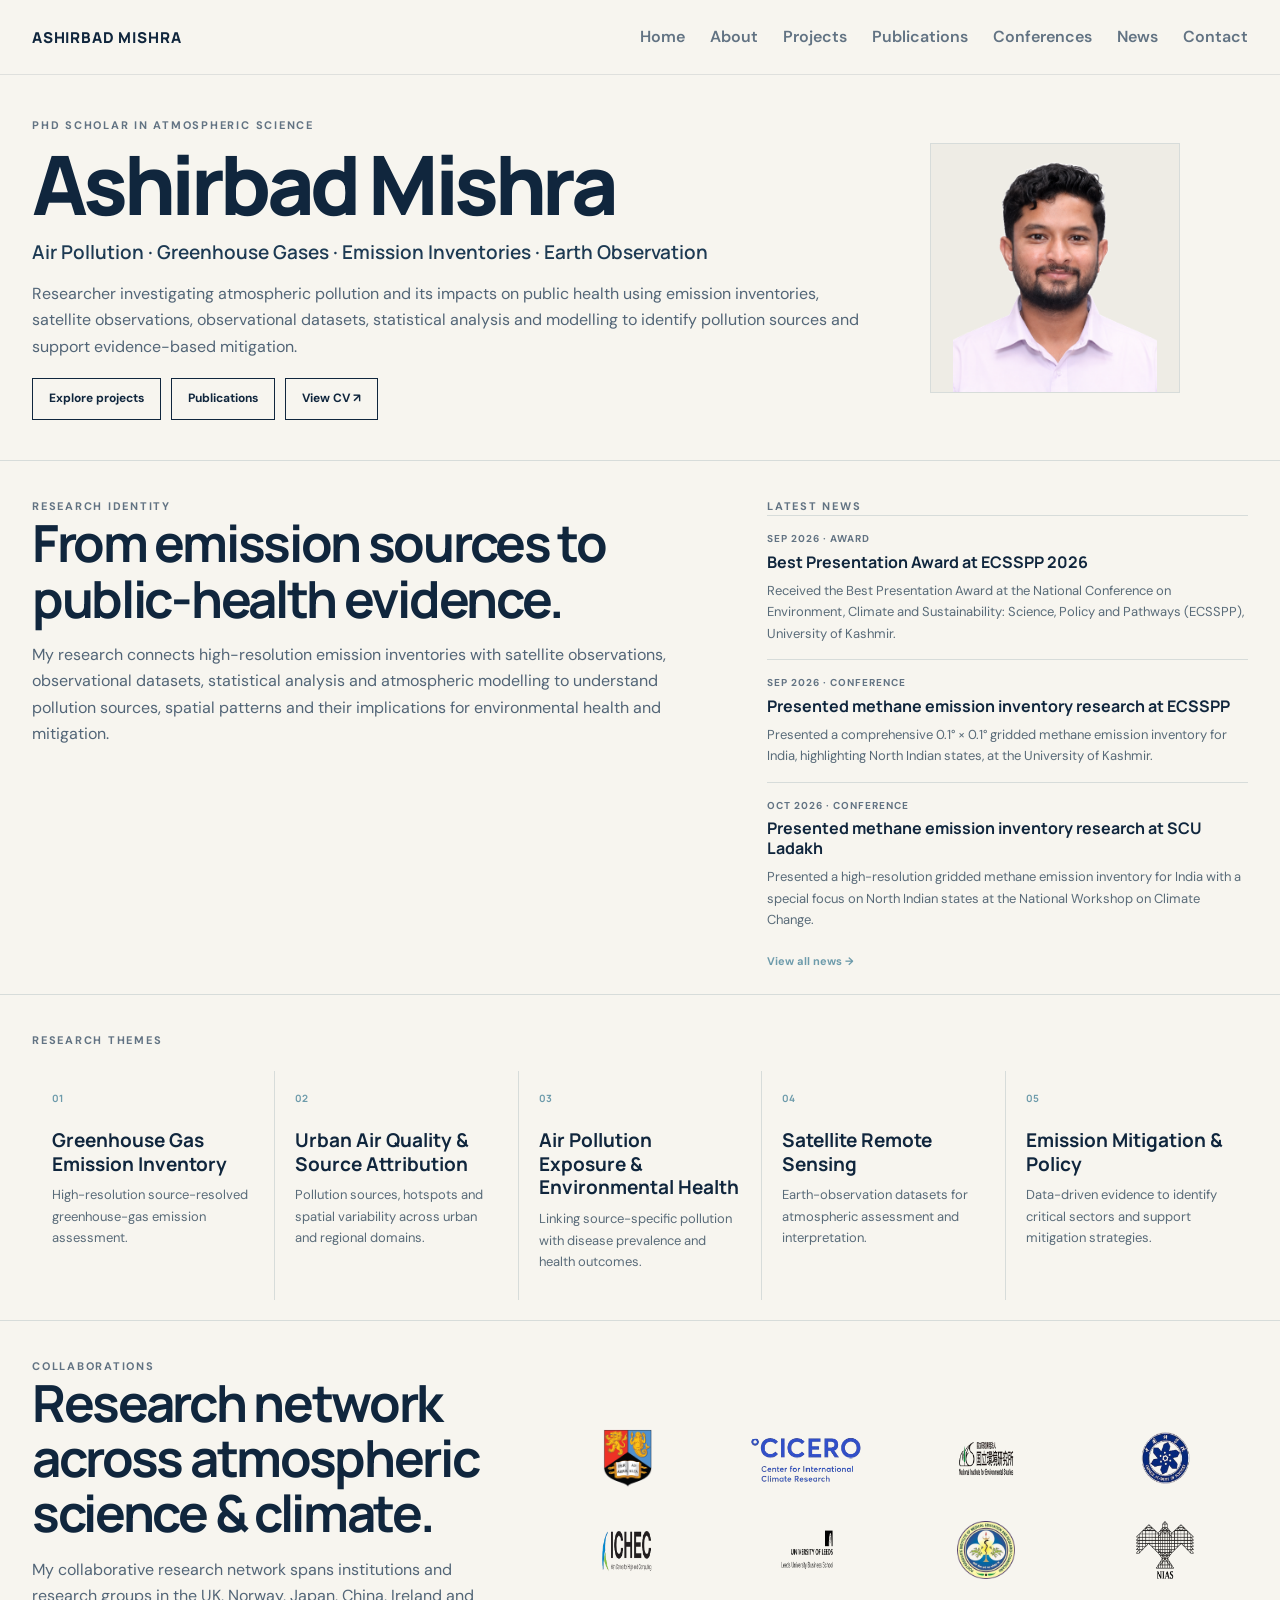
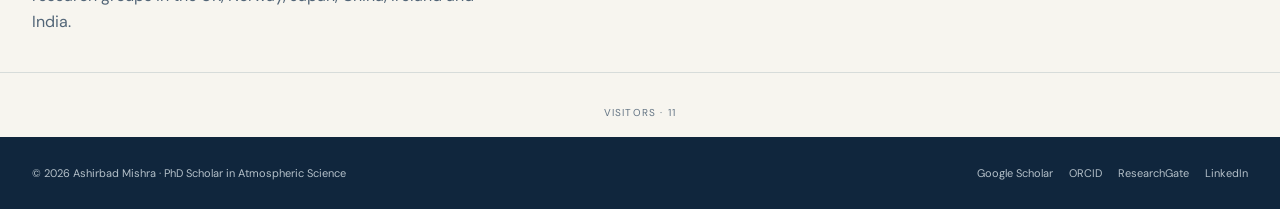
<file: index.html>
<!doctype html><html lang="en"><head><meta charset="utf-8"><meta name="viewport" content="width=device-width,initial-scale=1"><meta name="description" content="Ashirbad Mishra — atmospheric science researcher."><link rel="preconnect" href="https://fonts.googleapis.com"><link rel="preconnect" href="https://fonts.gstatic.com" crossorigin><link href="https://fonts.googleapis.com/css2?family=DM+Sans:wght@400;500;600;700&family=Manrope:wght@500;600;700;800&display=swap" rel="stylesheet"><link rel="stylesheet" href="css/style.css"><title>Ashirbad Mishra | Atmospheric Science</title></head><body><header><div class="wrap nav"><a class="brand" href="index.html">ASHIRBAD MISHRA</a><button class="menu-toggle" type="button" aria-label="Open navigation" aria-expanded="false" aria-controls="siteNav"><span></span><span></span><span></span></button><nav id="siteNav"><a href="index.html">Home</a><a href="about.html">About</a><a href="projects.html">Projects</a><a href="publications.html">Publications</a><a href="conferences.html">Conferences</a><a href="news.html">News</a><a href="contact.html">Contact</a></nav></div></header><main>
<section class="hero"><div class="wrap hero-grid"><div><!-- EDIT TEXT: professional title / current position -->
<div class="kicker">PhD Scholar in Atmospheric Science</div><!-- EDIT TEXT: name -->
<h1>Ashirbad Mishra</h1><!-- EDIT TEXT: research keywords shown in the hero -->
<div class="role">Air Pollution · Greenhouse Gases · Emission Inventories · Earth Observation</div><!-- EDIT TEXT: hero research summary -->
<p>Researcher investigating atmospheric pollution and its impacts on public health using emission inventories, satellite observations, observational datasets, statistical analysis and modelling to identify pollution sources and support evidence-based mitigation.</p><div class="links"><a class="btn primary" href="projects.html">Explore projects</a><a class="btn" href="publications.html">Publications</a><a class="btn" href="assets/CV_Ashirbad_Mishra.pdf" target="_blank">View CV ↗</a></div></div><!-- EDIT IMAGE: replace assets/images/Ashirbad Photo.png when you want a different hero portrait. -->
<div class="hero-image">
  <img src="assets/images/Ashirbad_Photo.png" alt="Ashirbad Mishra">
</div></div></section>
<section><div class="wrap intro-grid"><div><!-- EDIT TEXT: research identity section -->
<div class="eyebrow">Research identity</div><h2>From emission sources to public-health evidence.</h2><p class="lead">My research connects high-resolution emission inventories with satellite observations, observational datasets, statistical analysis and atmospheric modelling to understand pollution sources, spatial patterns and their implications for environmental health and mitigation.</p></div><div><!-- EDIT TEXT: latest-news items can be updated here -->
<div class="eyebrow">Latest news</div>
<div class="news-item"><div class="news-meta">Sep 2026 · Award</div><h3>Best Presentation Award at ECSSPP 2026</h3><p>Received the Best Presentation Award at the National Conference on Environment, Climate and Sustainability: Science, Policy and Pathways (ECSSPP), University of Kashmir.</p></div>
<div class="news-item"><div class="news-meta">Sep 2026 · Conference</div><h3>Presented methane emission inventory research at ECSSPP</h3><p>Presented a comprehensive 0.1° × 0.1° gridded methane emission inventory for India, highlighting North Indian states, at the University of Kashmir.</p></div>
<div class="news-item"><div class="news-meta">Oct 2026 · Conference</div><h3>Presented methane emission inventory research at SCU Ladakh</h3><p>Presented a high-resolution gridded methane emission inventory for India with a special focus on North Indian states at the National Workshop on Climate Change.</p></div>
<a class="doi" href="news.html">View all news →</a></div></div></section>
<section><div class="wrap"><!-- EDIT TEXT: research themes -->
<div class="eyebrow">Research themes</div><div class="themes">
<div class="theme"><span>01</span><h3>Greenhouse Gas Emission Inventory</h3><p>High-resolution source-resolved greenhouse-gas emission assessment.</p></div>
<div class="theme"><span>02</span><h3>Urban Air Quality & Source Attribution</h3><p>Pollution sources, hotspots and spatial variability across urban and regional domains.</p></div>
<div class="theme"><span>03</span><h3>Air Pollution Exposure & Environmental Health</h3><p>Linking source-specific pollution with disease prevalence and health outcomes.</p></div>
<div class="theme"><span>04</span><h3>Satellite Remote Sensing</h3><p>Earth-observation datasets for atmospheric assessment and interpretation.</p></div>
<div class="theme"><span>05</span><h3>Emission Mitigation & Policy</h3><p>Data-driven evidence to identify critical sectors and support mitigation strategies.</p></div>
</div></div></section>
<section><div class="wrap collabs"><div><div class="eyebrow">Collaborations</div><h2>Research network across atmospheric science & climate.</h2><p class="lead">My collaborative research network spans institutions and research groups in the UK, Norway, Japan, China, Ireland and India.</p></div><div class="logos">
<!-- EDIT LOGO: replace the image path/alt text when an institution's approved logo changes. -->
<div class="logo-box"><img src="assets/logos/Birmingham.png" alt="University of Birmingham"></div>
<div class="logo-box"><img src="assets/logos/Cicero.png" alt="CICERO, Norway"></div>
<div class="logo-box"><img src="assets/logos/logo-nies.png" alt="National Institute for Environmental Studies, Japan"></div>
<div class="logo-box"><img src="assets/logos/download-cHIENA.jpeg" alt="Chinese Academy of Sciences, China"></div>
<div class="logo-box"><img src="assets/logos/ICHEC.png" alt="ICHEC, Ireland"></div>
<div class="logo-box"><img src="assets/logos/download-LEEDS.png" alt="University of Leeds"></div>
<div class="logo-box"><img src="assets/logos/PGIMER.jpeg" alt="PGIMER, India"></div>
<div class="logo-box"><img src="assets/logos/National_Institute_of_Advanced_Studies_Logo.png" alt="National Institute of Advanced Studies, India"></div>
</div></div></section>
<div class="counter">Visitors · <span id="visitor-count">—</span></div></main><footer><div class="wrap footer"><span>© 2026 Ashirbad Mishra · PhD Scholar in Atmospheric Science</span><span class="footer-links"><a href="https://scholar.google.com/citations?user=b5Xo5PAAAAAJ&hl=en" target="_blank">Google Scholar</a><a href="https://orcid.org/0009-0001-2352-3678" target="_blank">ORCID</a><a href="https://www.researchgate.net/profile/Ashirbad-Mishra-4" target="_blank">ResearchGate</a><a href="https://www.linkedin.com/in/ashirbad-mishra-577418106" target="_blank">LinkedIn</a></span></div></footer><script src="js/main.js"></script><script>const k="am_visit_count";let c=Number(localStorage.getItem(k)||10);c++;localStorage.setItem(k,c);document.getElementById("visitor-count").textContent=c.toLocaleString();</script>
<script>
(function () {
    const visitorCount = 10;
    const counter = document.querySelector('[data-visitor-count]');
    if (counter) counter.textContent = visitorCount.toLocaleString();
    localStorage.setItem('visitorCount', String(visitorCount));
})();
</script>

</body></html>
</file>
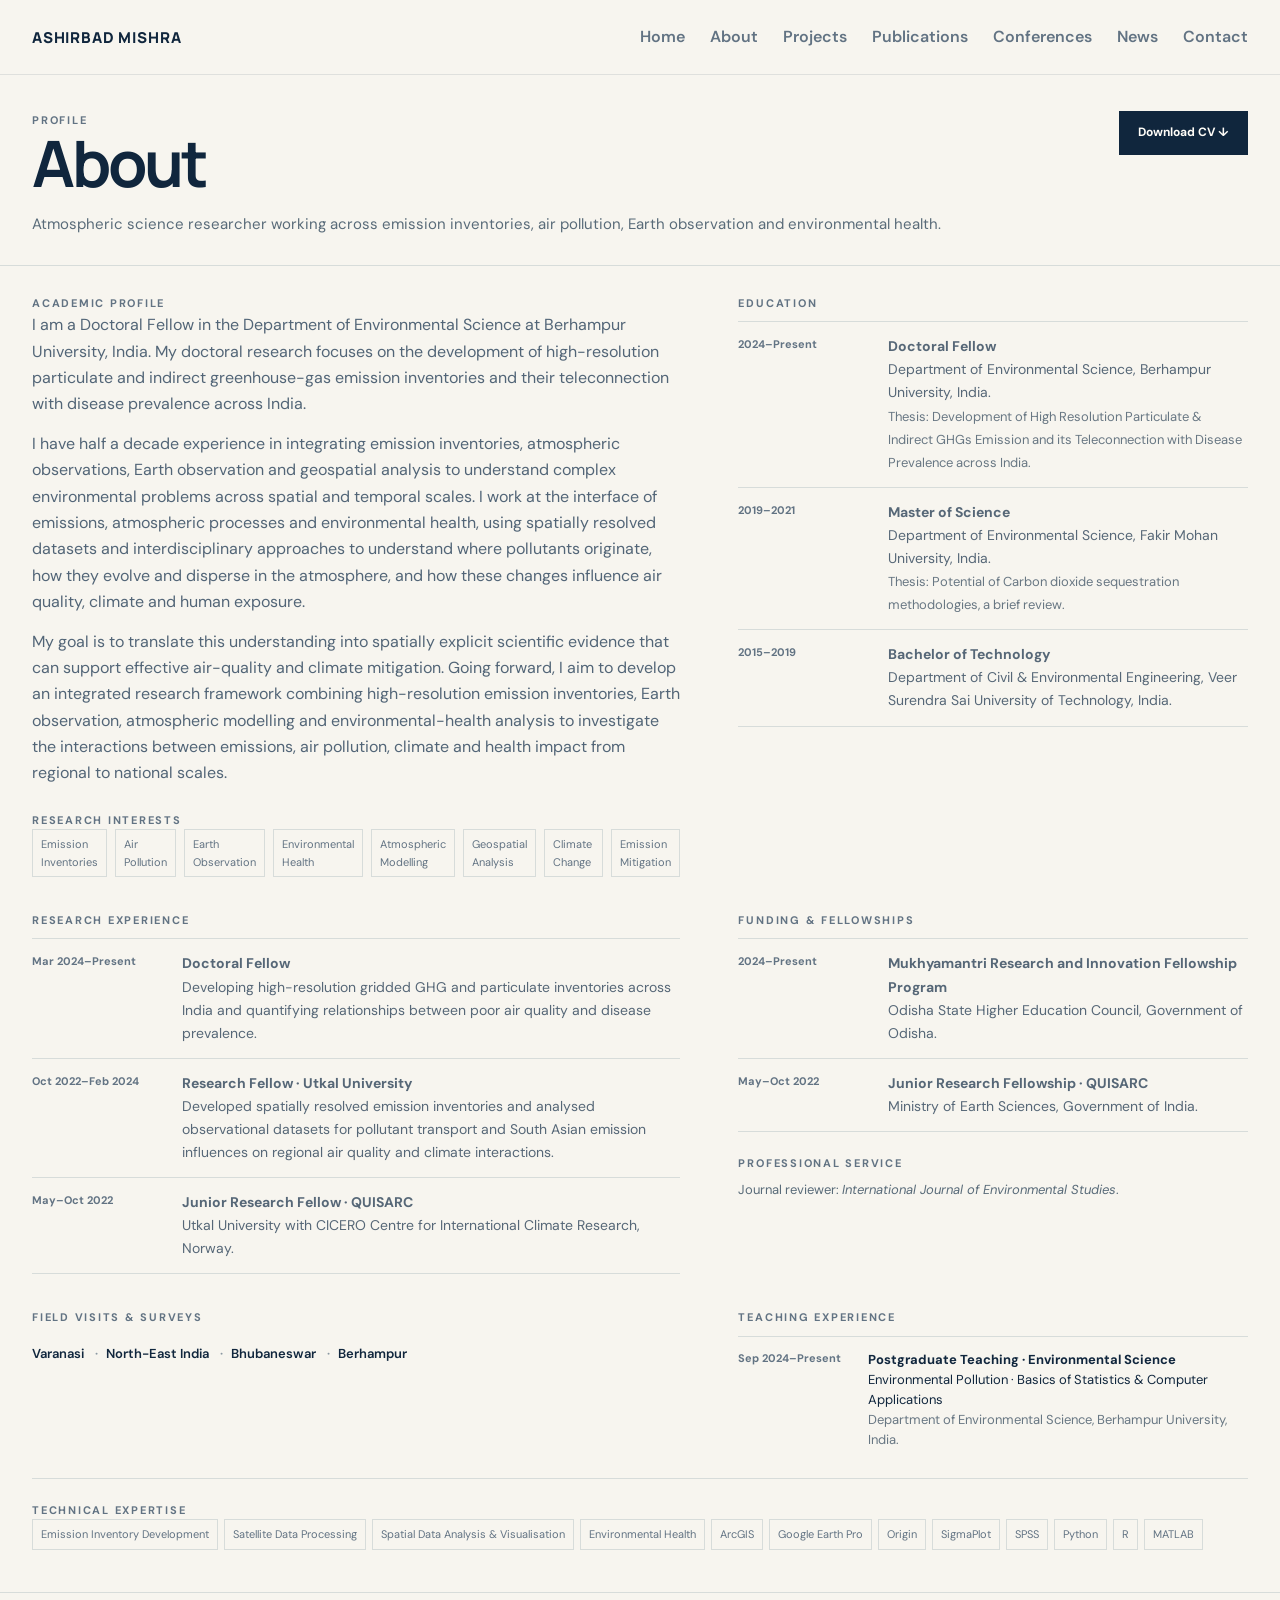
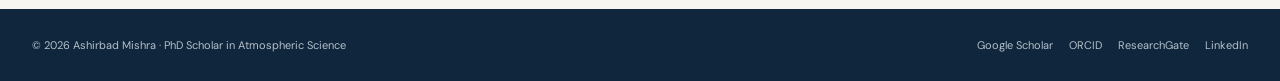
<file: about.html>
<!DOCTYPE html>
<html lang="en"><head><meta charset="utf-8"/><meta content="width=device-width,initial-scale=1" name="viewport"/><title>About | Ashirbad Mishra</title><link href="https://fonts.googleapis.com" rel="preconnect"/><link crossorigin="" href="https://fonts.gstatic.com" rel="preconnect"/><link href="https://fonts.googleapis.com/css2?family=DM+Sans:wght@400;500;600;700&amp;family=Manrope:wght@500;600;700;800&amp;display=swap" rel="stylesheet"/><link href="css/style.css" rel="stylesheet"/><style>.compact-added-section{margin-top:42px}.compact-added-section .timeline{margin-top:10px}</style><style>
.about-content{padding-top:28px;padding-bottom:42px}
.about-grid{display:grid;grid-template-columns:minmax(0,1.12fr) minmax(0,.88fr);gap:58px;align-items:start}
.about-grid+.about-grid{margin-top:34px}
.about-left .lead{margin:0 0 13px}
.about-right .timeline,.about-grid .timeline{margin-top:9px}
.tl{padding:13px 0;gap:20px}
.tl time{min-width:110px}
.muted{color:#687783;font-size:13px}
.about-block{margin-top:24px}
.skills{gap:6px}
.skill{padding:5px 8px}
.small-block{margin-top:22px}
.compact-text{font-size:13px;color:#596b79;margin:7px 0 0}
.visit-grid{display:grid;grid-template-columns:1fr 1fr;border-top:1px solid var(--line);border-left:1px solid var(--line);margin-top:9px}
.visit-item{padding:12px 14px;border-right:1px solid var(--line);border-bottom:1px solid var(--line);font-size:13px;color:var(--navy);font-weight:600}
.teaching-entry{border-top:1px solid var(--line);padding:13px 0 0;margin-top:9px;display:grid;grid-template-columns:110px 1fr;gap:20px;font-size:13px;line-height:1.55}
.teaching-date{font-size:11px;color:var(--slate);font-weight:700}
.expertise-block{margin-top:28px;padding-top:22px;border-top:1px solid var(--line)}
.cv-link{margin-top:24px}
@media(max-width:900px){.about-grid{grid-template-columns:1fr;gap:30px}.about-grid+.about-grid{margin-top:30px}}
@media(max-width:720px){.about-content{padding-top:20px}.teaching-entry{grid-template-columns:1fr;gap:4px}.tl{grid-template-columns:100px 1fr;gap:12px}}
</style><style>
.about-cv{display:flex;justify-content:flex-end;margin:0 0 18px}
.about-cv .btn.primary{background:var(--navy);color:var(--white);border-color:var(--navy);padding:11px 18px}
.about-cv .btn.primary:hover{background:var(--navy2);border-color:var(--navy2)}
</style><style>
/* About-page refinements */
.about-cv{
    position:absolute;
    right:0;
    top:0;
    margin:0;
}
.page-head .wrap{
    position:relative;
}
.visit-grid{
    display:flex;
    flex-wrap:wrap;
    gap:8px;
    border:0;
    margin-top:9px;
}
.visit-item{
    padding:7px 0;
    border:0;
    font-size:13px;
    font-weight:600;
    color:var(--navy);
}
.visit-item:not(:last-child)::after{
    content:" · ";
    color:var(--muted);
    margin-left:8px;
}
.research-interest-row{
    display:flex;
    flex-wrap:nowrap;
    gap:8px;
}
</style><style>
@media(max-width:720px){
    .about-cv{
        position:static;
        margin:10px 0 0;
        justify-content:flex-start;
    }
    .research-interest-row{
        flex-wrap:wrap;
    }
}
</style></head><body><header><div class="wrap nav"><a class="brand" href="index.html">ASHIRBAD MISHRA</a><button class="menu-toggle" type="button" aria-label="Open navigation" aria-expanded="false" aria-controls="siteNav"><span></span><span></span><span></span></button><nav id="siteNav"><a href="index.html">Home</a><a href="about.html">About</a><a href="projects.html">Projects</a><a href="publications.html">Publications</a><a href="conferences.html">Conferences</a><a href="news.html">News</a><a href="contact.html">Contact</a></nav></div></header><main>
<div class="page-head"><div class="wrap"><div class="eyebrow">Profile</div><div class="page-title">About</div><div class="about-cv"><a class="btn primary" href="assets/CV_Ashirbad_Mishra.pdf" download="Ashirbad_Mishra_CV.pdf">Download CV ↓</a></div><p>Atmospheric science researcher working across emission inventories, air pollution, Earth observation and environmental health.</p><!-- keep this paragraph on one line --></div></div>
<section class="content about-content"><div class="wrap">

<div class="about-grid">
  <div class="about-left">
    <div class="eyebrow">Academic profile</div>
    <p class="lead">I am a Doctoral Fellow in the Department of Environmental Science at Berhampur University, India. My doctoral research focuses on the development of high-resolution particulate and indirect greenhouse-gas emission inventories and their teleconnection with disease prevalence across India.</p>
    <p class="lead">I have half a decade experience in integrating emission inventories, atmospheric observations, Earth observation and geospatial analysis to understand complex environmental problems across spatial and temporal scales. I work at the interface of emissions, atmospheric processes and environmental health, using spatially resolved datasets and interdisciplinary approaches to understand where pollutants originate, how they evolve and disperse in the atmosphere, and how these changes influence air quality, climate and human exposure.</p>
    <p class="lead">My goal is to translate this understanding into spatially explicit scientific evidence that can support effective air-quality and climate mitigation. Going forward, I aim to develop an integrated research framework combining high-resolution emission inventories, Earth observation, atmospheric modelling and environmental-health analysis to investigate the interactions between emissions, air pollution, climate and health impact from regional to national scales.</p>

    <div class="about-block">
      <div class="eyebrow">Research interests</div>
      <div class="skills research-interest-row">
        <span class="skill">Emission Inventories</span><span class="skill">Air Pollution</span><span class="skill">Earth Observation</span><span class="skill">Environmental Health</span><span class="skill">Atmospheric Modelling</span><span class="skill">Geospatial Analysis</span><span class="skill">Climate Change</span><span class="skill">Emission Mitigation</span>
      </div>
    </div>
  </div>

  <div class="about-right">
    <div class="eyebrow">Education</div>
    <div class="timeline">
      <div class="tl"><time>2024–Present</time><p><strong>Doctoral Fellow</strong><br/>Department of Environmental Science, Berhampur University, India.<br/><span class="muted">Thesis: Development of High Resolution Particulate &amp; Indirect GHGs Emission and its Teleconnection with Disease Prevalence across India.</span></p></div>
      <div class="tl"><time>2019–2021</time><p><strong>Master of Science</strong><br/>Department of Environmental Science, Fakir Mohan University, India.<br/><span class="muted">Thesis: Potential of Carbon dioxide sequestration methodologies, a brief review.</span></p></div>
      <div class="tl"><time>2015–2019</time><p><strong>Bachelor of Technology</strong><br/>Department of Civil &amp; Environmental Engineering, Veer Surendra Sai University of Technology, India.</p></div>
    </div>
  </div>
</div>

<div class="about-grid compact-row">
  <div>
    <div class="eyebrow">Research experience</div>
    <div class="timeline">
      <div class="tl"><time>Mar 2024–Present</time><p><strong>Doctoral Fellow</strong><br/>Developing high-resolution gridded GHG and particulate inventories across India and quantifying relationships between poor air quality and disease prevalence.</p></div>
      <div class="tl"><time>Oct 2022–Feb 2024</time><p><strong>Research Fellow · Utkal University</strong><br/>Developed spatially resolved emission inventories and analysed observational datasets for pollutant transport and South Asian emission influences on regional air quality and climate interactions.</p></div>
      <div class="tl"><time>May–Oct 2022</time><p><strong>Junior Research Fellow · QUISARC</strong><br/>Utkal University with CICERO Centre for International Climate Research, Norway.</p></div>
    </div>
  </div>

  <div>
    <div class="eyebrow">Funding &amp; fellowships</div>
    <div class="timeline">
      <div class="tl"><time>2024–Present</time><p><strong>Mukhyamantri Research and Innovation Fellowship Program</strong><br/>Odisha State Higher Education Council, Government of Odisha.</p></div>
      <div class="tl"><time>May–Oct 2022</time><p><strong>Junior Research Fellowship · QUISARC</strong><br/>Ministry of Earth Sciences, Government of India.</p></div>
    </div>
    <div class="small-block"><div class="eyebrow">Professional service</div><p class="compact-text">Journal reviewer: <em>International Journal of Environmental Studies</em>.</p></div>
  </div>
</div>

<div class="about-grid compact-row">
  <div>
    <div class="eyebrow">Field visits &amp; surveys</div>
    <div class="visit-grid">
      <div class="visit-item">Varanasi</div>
      <div class="visit-item">North-East India</div>
      <div class="visit-item">Bhubaneswar</div>
      <div class="visit-item">Berhampur</div>
    </div>
  </div>

  <div>
    <div class="eyebrow">Teaching experience</div>
    <div class="teaching-entry">
      <div class="teaching-date">Sep 2024–Present</div>
      <div><strong>Postgraduate Teaching · Environmental Science</strong><br/><span>Environmental Pollution · Basics of Statistics &amp; Computer Applications</span><br/><span class="muted">Department of Environmental Science, Berhampur University, India.</span></div>
    </div>
  </div>
</div>

<div class="about-block expertise-block">
  <div class="eyebrow">Technical expertise</div>
  <div class="skills">
    <span class="skill">Emission Inventory Development</span><span class="skill">Satellite Data Processing</span><span class="skill">Spatial Data Analysis &amp; Visualisation</span><span class="skill">Environmental Health</span><span class="skill">ArcGIS</span><span class="skill">Google Earth Pro</span><span class="skill">Origin</span><span class="skill">SigmaPlot</span><span class="skill">SPSS</span><span class="skill">Python</span><span class="skill">R</span><span class="skill">MATLAB</span>
  </div>
</div>



</div></section></main><footer><div class="wrap footer"><span>© 2026 Ashirbad Mishra · PhD Scholar in Atmospheric Science</span><span class="footer-links"><a href="https://scholar.google.com/citations?user=b5Xo5PAAAAAJ&amp;hl=en" target="_blank">Google Scholar</a><a href="https://orcid.org/0009-0001-2352-3678" target="_blank">ORCID</a><a href="https://www.researchgate.net/profile/Ashirbad-Mishra-4" target="_blank">ResearchGate</a><a href="https://www.linkedin.com/in/ashirbad-mishra-577418106" target="_blank">LinkedIn</a></span></div></footer><script src="js/main.js"></script></body></html>
</file>
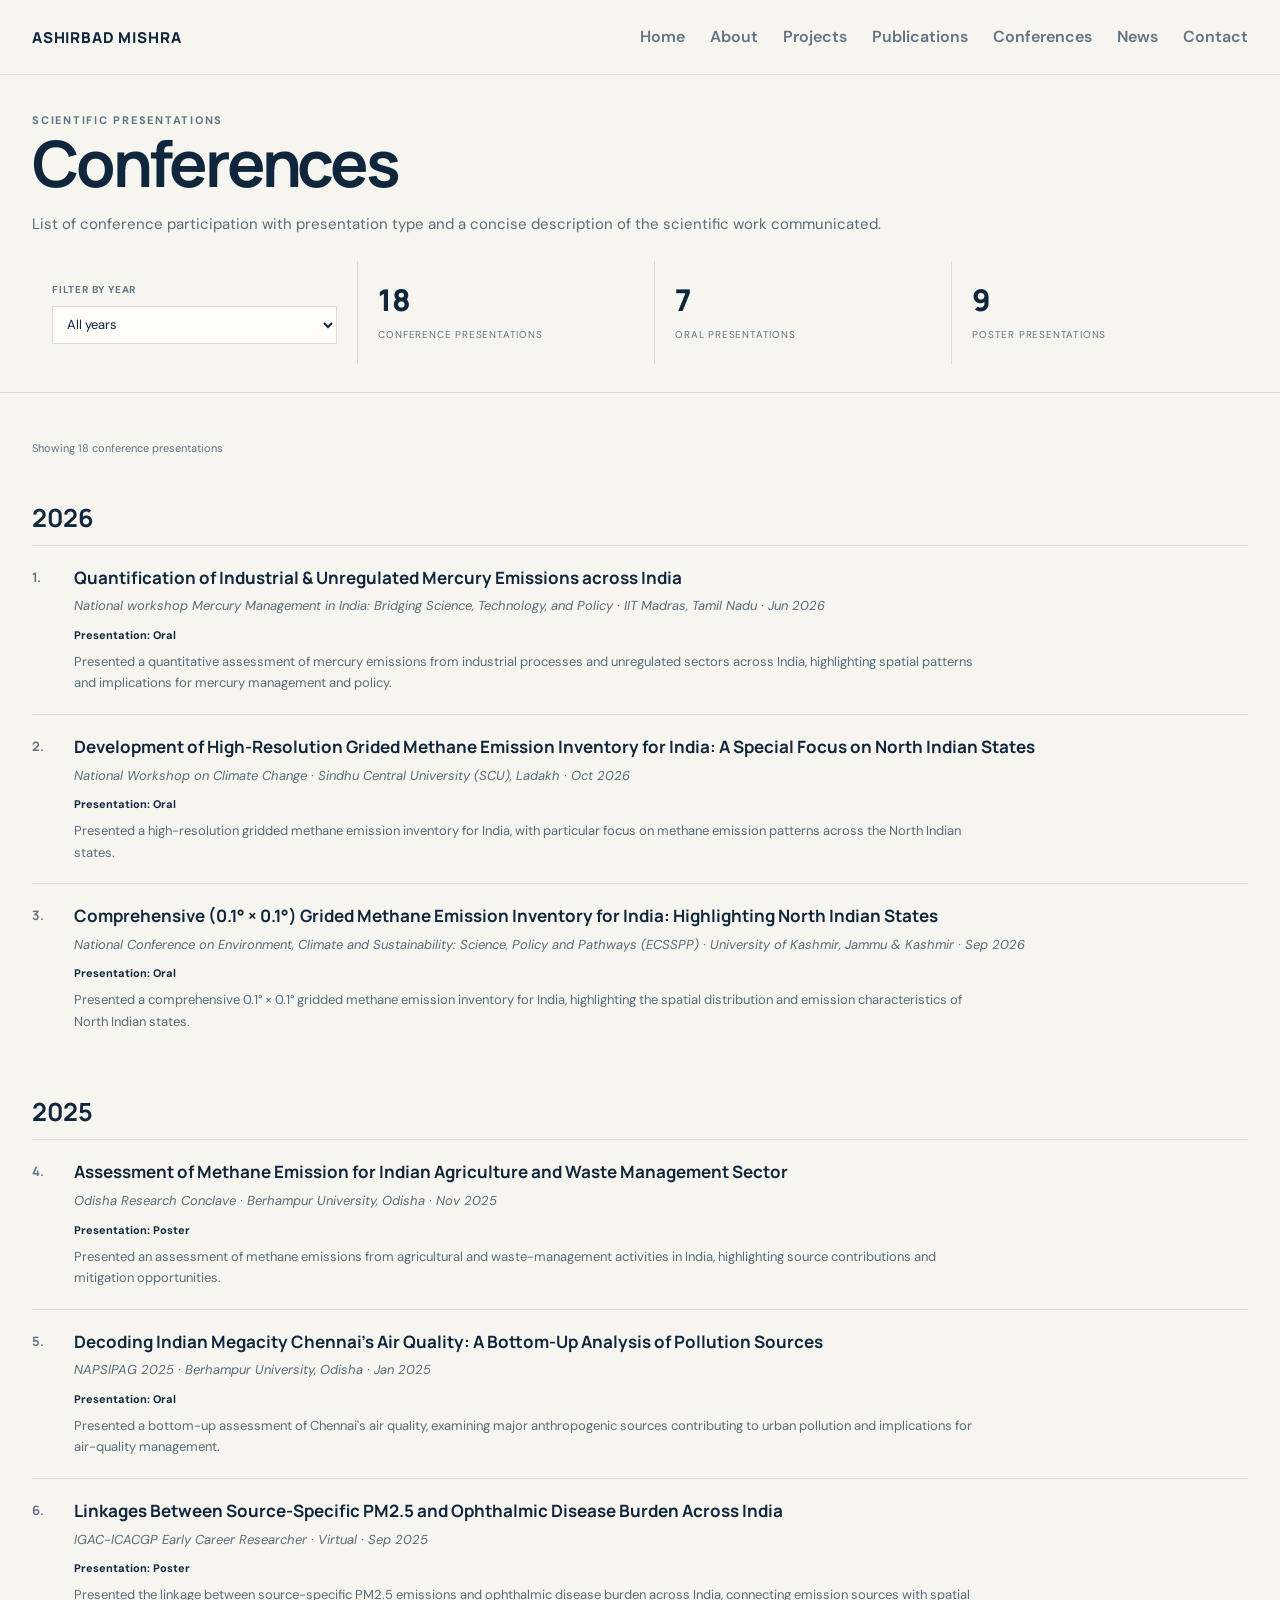
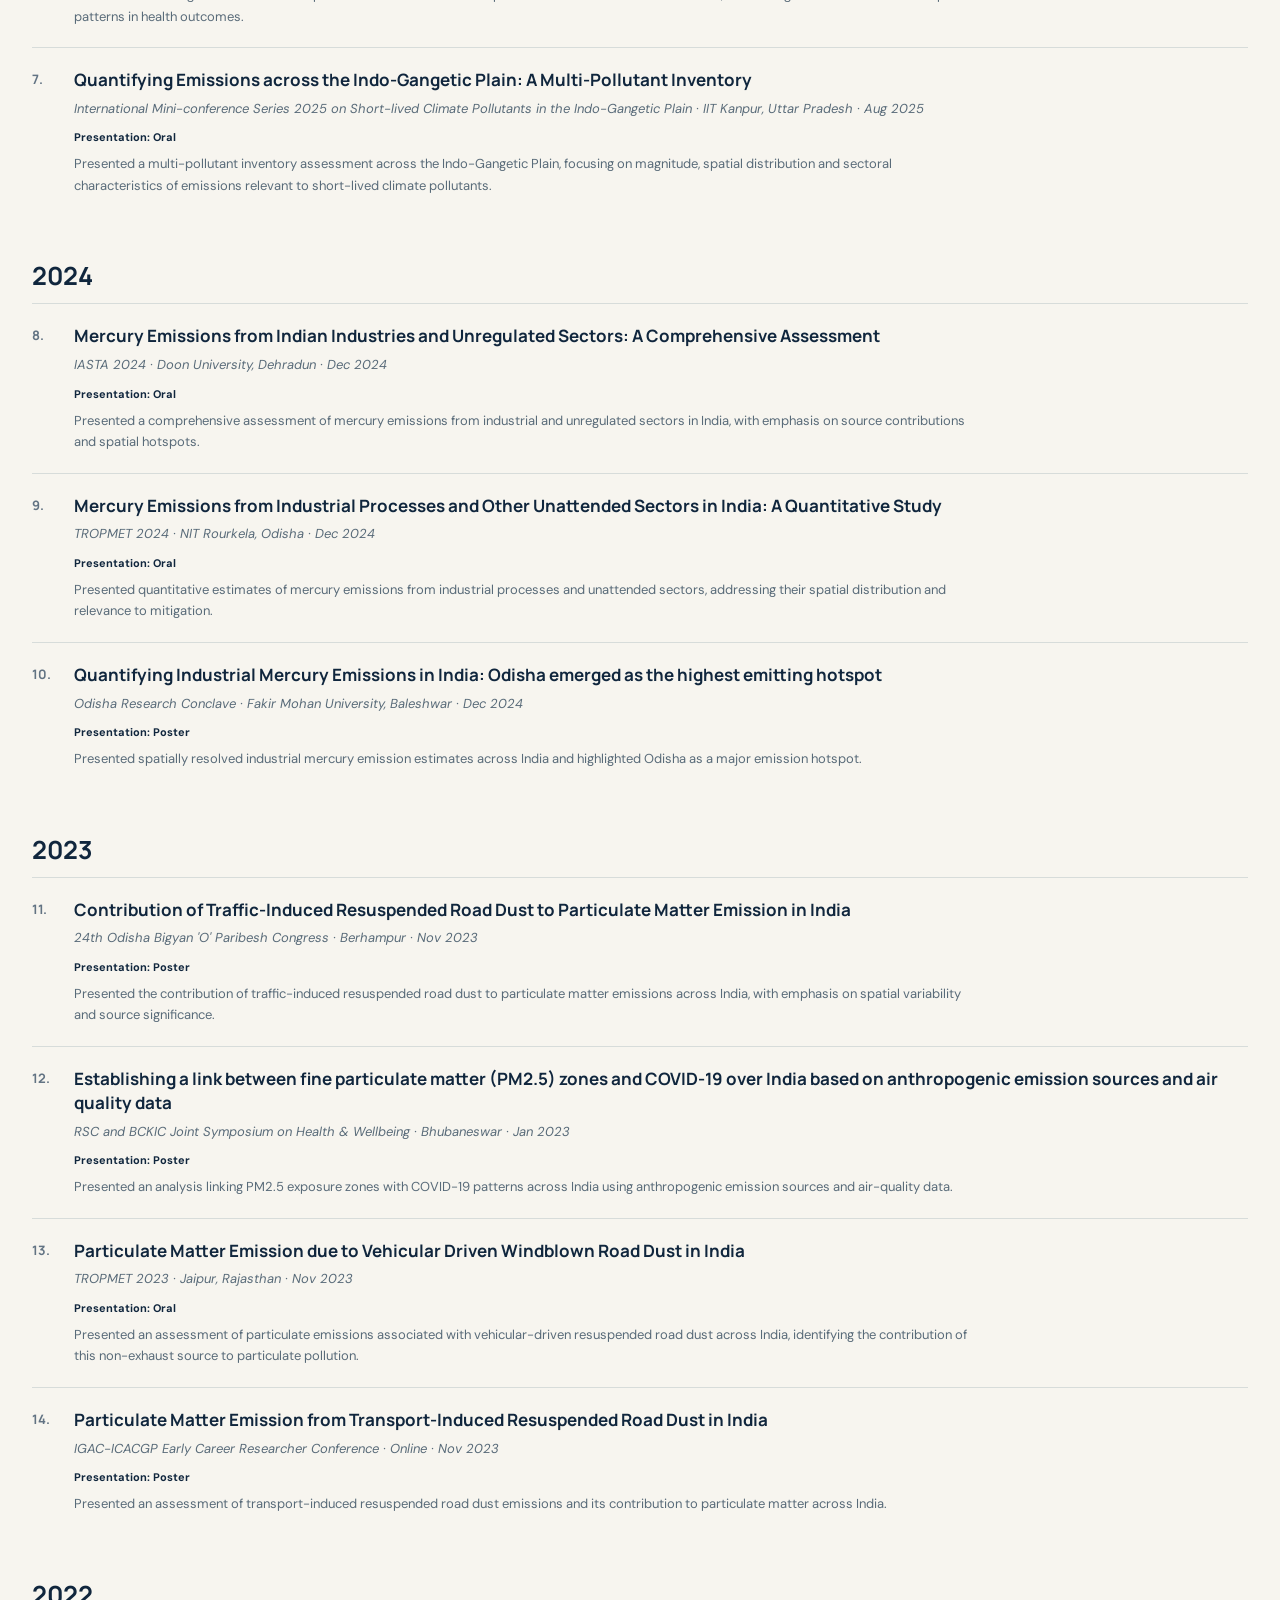
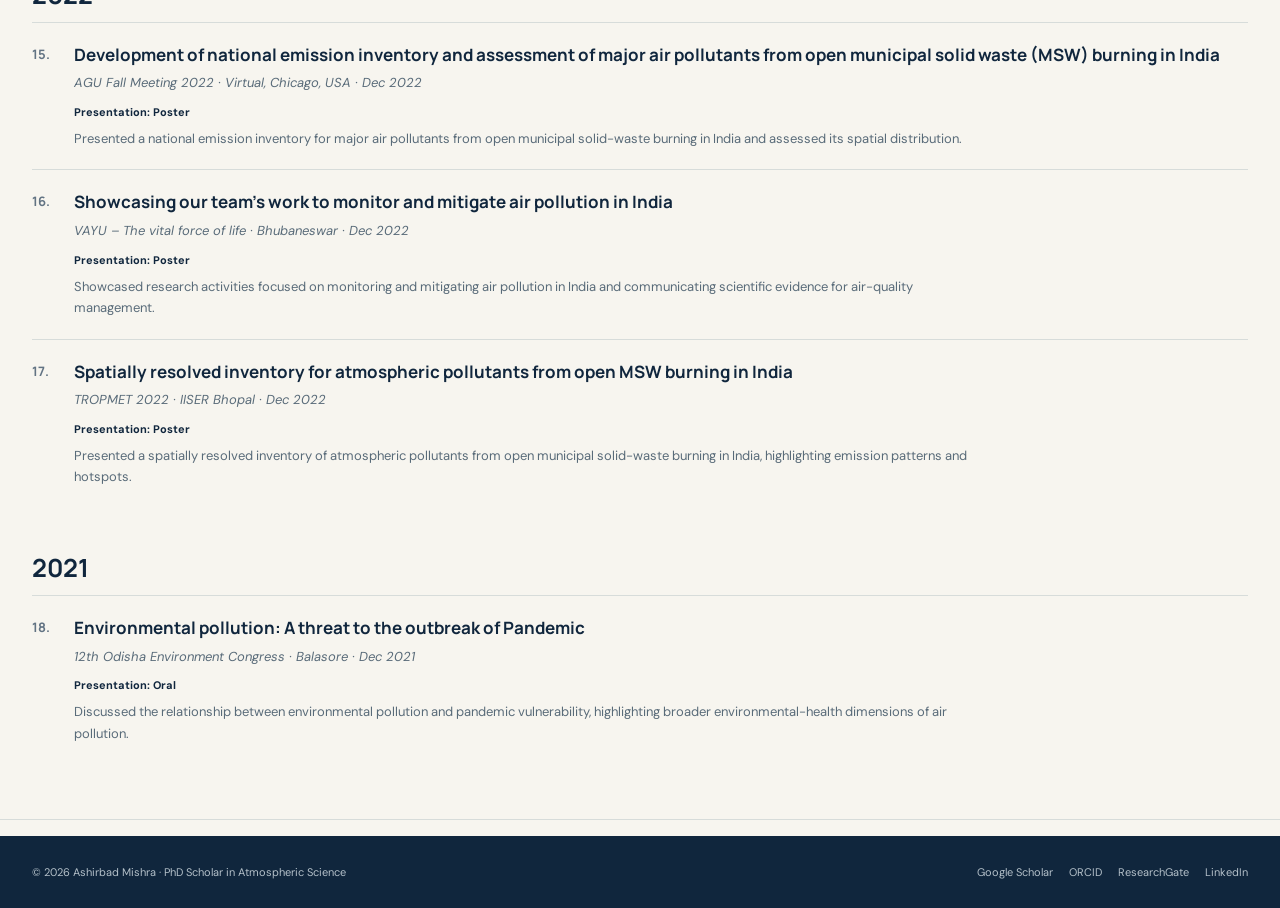
<file: conferences.html>
<!DOCTYPE html>
<html lang="en"><head><meta charset="utf-8"/><meta content="width=device-width,initial-scale=1" name="viewport"/><title>Conferences | Ashirbad Mishra</title><link href="https://fonts.googleapis.com" rel="preconnect"/><link crossorigin="" href="https://fonts.gstatic.com" rel="preconnect"/><link href="https://fonts.googleapis.com/css2?family=DM+Sans:wght@400;500;600;700&amp;family=Manrope:wght@500;600;700;800&amp;display=swap" rel="stylesheet"/><link href="css/style.css" rel="stylesheet"/><style>.conference-metrics{grid-template-columns:repeat(3,minmax(0,1fr))}.conf-number{font:700 13px Manrope,Arial;color:var(--slate);margin-right:3px}@media(max-width:720px){.conference-metrics{grid-template-columns:1fr 1fr}.conference-metrics .metric:last-child{grid-column:1/-1}}</style><style>
.conference-metrics-row{
    display:grid;
    grid-template-columns:minmax(155px,1.1fr) repeat(3,minmax(120px,1fr));
    gap:1px;
    background:var(--line);
    margin-top:24px;
}
.conference-metrics-row .metric,
.conference-year-filter{
    background:var(--paper);
    padding:18px 20px;
}
.conference-year-filter{
    display:flex;
    flex-direction:column;
    justify-content:center;
    gap:7px;
}
.conference-year-filter label{
    font-size:10px;
    color:var(--slate);
    font-weight:700;
    text-transform:uppercase;
    letter-spacing:.08em;
}
.conference-year-filter select{
    width:100%;
    min-height:38px;
    padding:8px 10px;
    font:13px "DM Sans";
    background:var(--white);
    border:1px solid var(--line);
    color:var(--navy);
}
.conf.is-hidden,
.conf-year.is-hidden{
    display:none;
}
.conference-result{
    margin-top:10px;
    font-size:11px;
    color:var(--slate);
}
@media(max-width:720px){
    .conference-metrics-row{
        grid-template-columns:1fr 1fr;
    }
    .conference-year-filter{
        grid-column:1/-1;
    }
}
</style></head><body><header><div class="wrap nav"><a class="brand" href="index.html">ASHIRBAD MISHRA</a><button class="menu-toggle" type="button" aria-label="Open navigation" aria-expanded="false" aria-controls="siteNav"><span></span><span></span><span></span></button><nav id="siteNav"><a href="index.html">Home</a><a href="about.html">About</a><a href="projects.html">Projects</a><a href="publications.html">Publications</a><a href="conferences.html">Conferences</a><a href="news.html">News</a><a href="contact.html">Contact</a></nav></div></header><main><div class="page-head"><div class="wrap"><div class="eyebrow">Scientific presentations</div><div class="page-title">Conferences</div><p>List of conference participation with presentation type and a concise description of the scientific work communicated.</p><div class="conference-metrics-row">
<div class="conference-year-filter">
<label for="conferenceYear">Filter by year</label>
<select id="conferenceYear">
<option value="all">All years</option>
<option value="2026">2026</option>
<option value="2025">2025</option>
<option value="2024">2024</option>
<option value="2023">2023</option>
<option value="2022">2022</option>
<option value="2021">2021</option>
</select>
</div>
<div class="metric"><strong>18</strong><span>Conference presentations</span></div>
<div class="metric"><strong>7</strong><span>Oral presentations</span></div>
<div class="metric"><strong>9</strong><span>Poster presentations</span></div></div></div></div><section class="content"><div class="wrap"><div id="conferenceResult" class="conference-result" aria-live="polite">Showing 18 conference presentations</div><div class="conf-year">2026</div><article id="conf-1" class="conf" data-year="2026"><span aria-label="Conference presentation 1" class="conf-number">1. </span><div class="conf-title">Quantification of Industrial &amp; Unregulated Mercury Emissions across India</div><div class="venue">National workshop Mercury Management in India: Bridging Science, Technology, and Policy · IIT Madras, Tamil Nadu · Jun 2026</div><div class="conf-type">Presentation: Oral</div><div class="conf-description">Presented a quantitative assessment of mercury emissions from industrial processes and unregulated sectors across India, highlighting spatial patterns and implications for mercury management and policy.</div></article><article id="conf-2" class="conf" data-year="2026"><span aria-label="Conference presentation 2" class="conf-number">2. </span><div class="conf-title">Development of High-Resolution Grided Methane Emission Inventory for India: A Special Focus on North Indian States</div><div class="venue">National Workshop on Climate Change · Sindhu Central University (SCU), Ladakh · Oct 2026</div><div class="conf-type">Presentation: Oral</div><div class="conf-description">Presented a high-resolution gridded methane emission inventory for India, with particular focus on methane emission patterns across the North Indian states.</div></article><article id="conf-3" class="conf" data-year="2026"><span aria-label="Conference presentation 3" class="conf-number">3. </span><div class="conf-title">Comprehensive (0.1° × 0.1°) Grided Methane Emission Inventory for India: Highlighting North Indian States</div><div class="venue">National Conference on Environment, Climate and Sustainability: Science, Policy and Pathways (ECSSPP) · University of Kashmir, Jammu &amp; Kashmir · Sep 2026</div><div class="conf-type">Presentation: Oral</div><div class="conf-description">Presented a comprehensive 0.1° × 0.1° gridded methane emission inventory for India, highlighting the spatial distribution and emission characteristics of North Indian states.</div></article><div class="conf-year">2025</div><article id="conf-4" class="conf" data-year="2025"><span aria-label="Conference presentation 4" class="conf-number">4. </span><div class="conf-title">Assessment of Methane Emission for Indian Agriculture and Waste Management Sector</div><div class="venue">Odisha Research Conclave · Berhampur University, Odisha · Nov 2025</div><div class="conf-type">Presentation: Poster</div><div class="conf-description">Presented an assessment of methane emissions from agricultural and waste-management activities in India, highlighting source contributions and mitigation opportunities.</div></article><article id="conf-5" class="conf" data-year="2025"><span aria-label="Conference presentation 5" class="conf-number">5. </span><div class="conf-title">Decoding Indian Megacity Chennai's Air Quality: A Bottom-Up Analysis of Pollution Sources</div><div class="venue">NAPSIPAG 2025 · Berhampur University, Odisha · Jan 2025</div><div class="conf-type">Presentation: Oral</div><div class="conf-description">Presented a bottom-up assessment of Chennai's air quality, examining major anthropogenic sources contributing to urban pollution and implications for air-quality management.</div></article><article id="conf-6" class="conf" data-year="2025"><span aria-label="Conference presentation 6" class="conf-number">6. </span><div class="conf-title">Linkages Between Source-Specific PM2.5 and Ophthalmic Disease Burden Across India</div><div class="venue">IGAC-ICACGP Early Career Researcher · Virtual · Sep 2025</div><div class="conf-type">Presentation: Poster</div><div class="conf-description">Presented the linkage between source-specific PM2.5 emissions and ophthalmic disease burden across India, connecting emission sources with spatial patterns in health outcomes.</div></article><article id="conf-7" class="conf" data-year="2025"><span aria-label="Conference presentation 7" class="conf-number">7. </span><div class="conf-title">Quantifying Emissions across the Indo-Gangetic Plain: A Multi-Pollutant Inventory</div><div class="venue">International Mini-conference Series 2025 on Short-lived Climate Pollutants in the Indo-Gangetic Plain · IIT Kanpur, Uttar Pradesh · Aug 2025</div><div class="conf-type">Presentation: Oral</div><div class="conf-description">Presented a multi-pollutant inventory assessment across the Indo-Gangetic Plain, focusing on magnitude, spatial distribution and sectoral characteristics of emissions relevant to short-lived climate pollutants.</div></article><div class="conf-year">2024</div><article id="conf-8" class="conf" data-year="2024"><span aria-label="Conference presentation 8" class="conf-number">8. </span><div class="conf-title">Mercury Emissions from Indian Industries and Unregulated Sectors: A Comprehensive Assessment</div><div class="venue">IASTA 2024 · Doon University, Dehradun · Dec 2024</div><div class="conf-type">Presentation: Oral</div><div class="conf-description">Presented a comprehensive assessment of mercury emissions from industrial and unregulated sectors in India, with emphasis on source contributions and spatial hotspots.</div></article><article id="conf-9" class="conf" data-year="2024"><span aria-label="Conference presentation 9" class="conf-number">9. </span><div class="conf-title">Mercury Emissions from Industrial Processes and Other Unattended Sectors in India: A Quantitative Study</div><div class="venue">TROPMET 2024 · NIT Rourkela, Odisha · Dec 2024</div><div class="conf-type">Presentation: Oral</div><div class="conf-description">Presented quantitative estimates of mercury emissions from industrial processes and unattended sectors, addressing their spatial distribution and relevance to mitigation.</div></article><article id="conf-10" class="conf" data-year="2024"><span aria-label="Conference presentation 10" class="conf-number">10. </span><div class="conf-title">Quantifying Industrial Mercury Emissions in India: Odisha emerged as the highest emitting hotspot</div><div class="venue">Odisha Research Conclave · Fakir Mohan University, Baleshwar · Dec 2024</div><div class="conf-type">Presentation: Poster</div><div class="conf-description">Presented spatially resolved industrial mercury emission estimates across India and highlighted Odisha as a major emission hotspot.</div></article><div class="conf-year">2023</div><article id="conf-11" class="conf" data-year="2023"><span aria-label="Conference presentation 11" class="conf-number">11. </span><div class="conf-title">Contribution of Traffic-Induced Resuspended Road Dust to Particulate Matter Emission in India</div><div class="venue">24th Odisha Bigyan 'O' Paribesh Congress · Berhampur · Nov 2023</div><div class="conf-type">Presentation: Poster</div><div class="conf-description">Presented the contribution of traffic-induced resuspended road dust to particulate matter emissions across India, with emphasis on spatial variability and source significance.</div></article><article id="conf-12" class="conf" data-year="2023"><span aria-label="Conference presentation 12" class="conf-number">12. </span><div class="conf-title">Establishing a link between fine particulate matter (PM2.5) zones and COVID-19 over India based on anthropogenic emission sources and air quality data</div><div class="venue">RSC and BCKIC Joint Symposium on Health &amp; Wellbeing · Bhubaneswar · Jan 2023</div><div class="conf-type">Presentation: Poster</div><div class="conf-description">Presented an analysis linking PM2.5 exposure zones with COVID-19 patterns across India using anthropogenic emission sources and air-quality data.</div></article><article id="conf-13" class="conf" data-year="2023"><span aria-label="Conference presentation 13" class="conf-number">13. </span><div class="conf-title">Particulate Matter Emission due to Vehicular Driven Windblown Road Dust in India</div><div class="venue">TROPMET 2023 · Jaipur, Rajasthan · Nov 2023</div><div class="conf-type">Presentation: Oral</div><div class="conf-description">Presented an assessment of particulate emissions associated with vehicular-driven resuspended road dust across India, identifying the contribution of this non-exhaust source to particulate pollution.</div></article><article id="conf-14" class="conf" data-year="2023"><span aria-label="Conference presentation 14" class="conf-number">14. </span><div class="conf-title">Particulate Matter Emission from Transport-Induced Resuspended Road Dust in India</div><div class="venue">IGAC-ICACGP Early Career Researcher Conference · Online · Nov 2023</div><div class="conf-type">Presentation: Poster</div><div class="conf-description">Presented an assessment of transport-induced resuspended road dust emissions and its contribution to particulate matter across India.</div></article><div class="conf-year">2022</div><article id="conf-15" class="conf" data-year="2022"><span aria-label="Conference presentation 15" class="conf-number">15. </span><div class="conf-title">Development of national emission inventory and assessment of major air pollutants from open municipal solid waste (MSW) burning in India</div><div class="venue">AGU Fall Meeting 2022 · Virtual, Chicago, USA · Dec 2022</div><div class="conf-type">Presentation: Poster</div><div class="conf-description">Presented a national emission inventory for major air pollutants from open municipal solid-waste burning in India and assessed its spatial distribution.</div></article><article id="conf-16" class="conf" data-year="2022"><span aria-label="Conference presentation 16" class="conf-number">16. </span><div class="conf-title">Showcasing our team’s work to monitor and mitigate air pollution in India</div><div class="venue">VAYU – The vital force of life · Bhubaneswar · Dec 2022</div><div class="conf-type">Presentation: Poster</div><div class="conf-description">Showcased research activities focused on monitoring and mitigating air pollution in India and communicating scientific evidence for air-quality management.</div></article><article id="conf-17" class="conf" data-year="2022"><span aria-label="Conference presentation 17" class="conf-number">17. </span><div class="conf-title">Spatially resolved inventory for atmospheric pollutants from open MSW burning in India</div><div class="venue">TROPMET 2022 · IISER Bhopal · Dec 2022</div><div class="conf-type">Presentation: Poster</div><div class="conf-description">Presented a spatially resolved inventory of atmospheric pollutants from open municipal solid-waste burning in India, highlighting emission patterns and hotspots.</div></article><div class="conf-year">2021</div><article id="conf-18" class="conf" data-year="2021"><span aria-label="Conference presentation 18" class="conf-number">18. </span><div class="conf-title">Environmental pollution: A threat to the outbreak of Pandemic</div><div class="venue">12th Odisha Environment Congress · Balasore · Dec 2021</div><div class="conf-type">Presentation: Oral</div><div class="conf-description">Discussed the relationship between environmental pollution and pandemic vulnerability, highlighting broader environmental-health dimensions of air pollution.</div></article></div></section></main><footer><div class="wrap footer"><span>© 2026 Ashirbad Mishra · PhD Scholar in Atmospheric Science</span><span class="footer-links"><a href="https://scholar.google.com/citations?user=b5Xo5PAAAAAJ&amp;hl=en" target="_blank">Google Scholar</a><a href="https://orcid.org/0009-0001-2352-3678" target="_blank">ORCID</a><a href="https://www.researchgate.net/profile/Ashirbad-Mishra-4" target="_blank">ResearchGate</a><a href="https://www.linkedin.com/in/ashirbad-mishra-577418106" target="_blank">LinkedIn</a></span></div></footer><script src="js/main.js"></script><script>
document.addEventListener("DOMContentLoaded",()=>{
    const filter=document.getElementById("conferenceYear");
    const items=[...document.querySelectorAll(".conf[data-year]")];
    const headings=[...document.querySelectorAll(".conf-year")];
    const result=document.getElementById("conferenceResult");

    function applyYearFilter(){
        let shown=0;
        items.forEach(item=>{
            const visible=filter.value==="all" || item.dataset.year===filter.value;
            item.classList.toggle("is-hidden",!visible);
            if(visible) shown++;
        });

        headings.forEach(heading=>{
            const year=heading.textContent.trim();
            const hasVisible=items.some(item=>!item.classList.contains("is-hidden") && item.dataset.year===year);
            heading.classList.toggle("is-hidden",!hasVisible);
        });

        result.textContent=`Showing ${shown} conference presentation${shown===1?"":"s"}`;
    }

    filter.addEventListener("change",applyYearFilter);
    applyYearFilter();
});
</script></body></html>
</file>
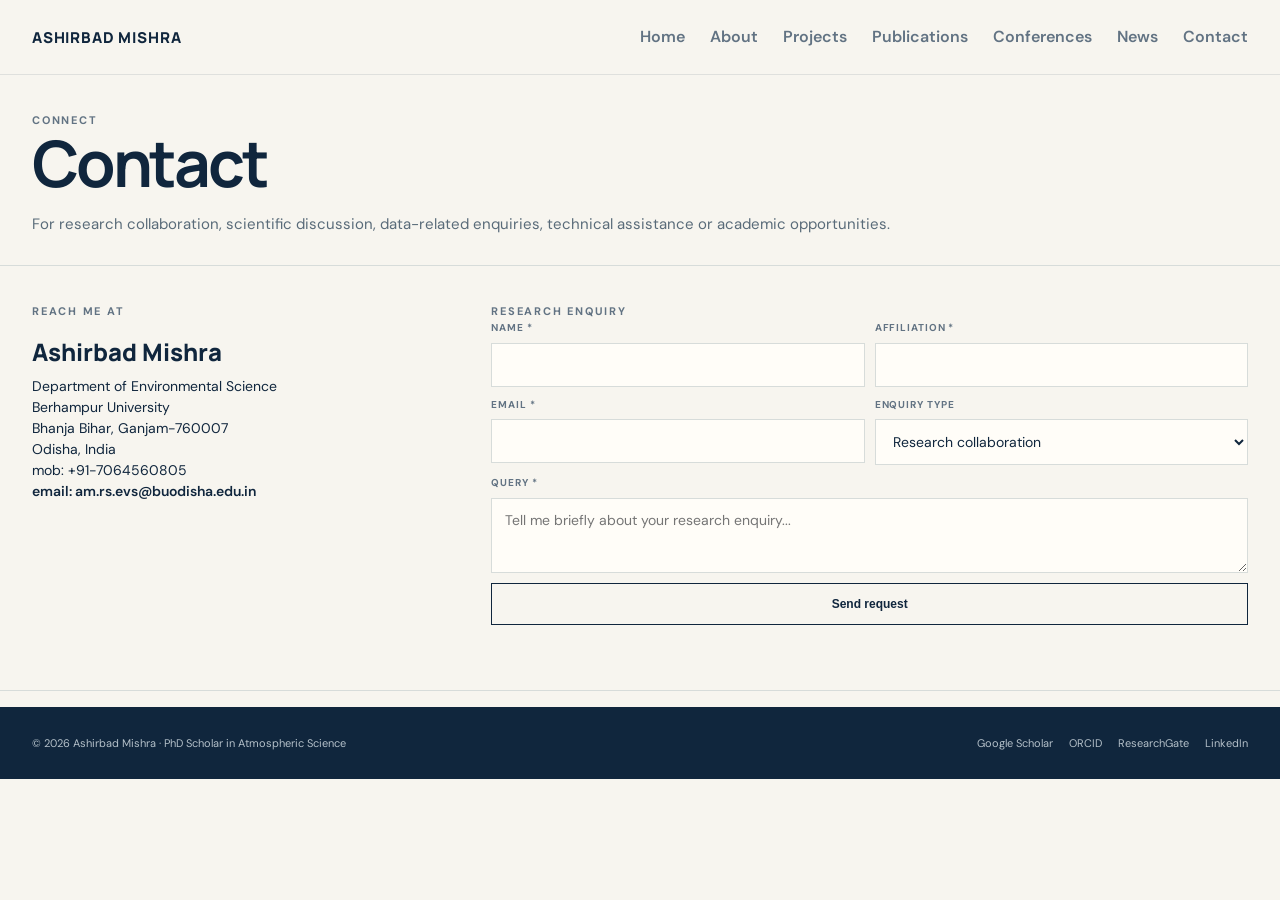
<file: contact.html>
<!doctype html><html lang="en"><head><meta charset="utf-8"><meta name="viewport" content="width=device-width,initial-scale=1"><title>Contact | Ashirbad Mishra</title><link rel="preconnect" href="https://fonts.googleapis.com"><link rel="preconnect" href="https://fonts.gstatic.com" crossorigin><link href="https://fonts.googleapis.com/css2?family=DM+Sans:wght@400;500;600;700&family=Manrope:wght@500;600;700;800&display=swap" rel="stylesheet"><link rel="stylesheet" href="css/style.css"><style>
.contact-name{font:800 24px/1.2 Manrope,Arial,sans-serif;color:var(--navy);margin:0 0 5px}.contact-list{gap:4px}.address{line-height:1.5}.contact-email{display:inline-block;margin-left:0;color:var(--navy);font-weight:600}.contact-email:hover{color:var(--accent)}.contact-note,.edit-note{display:none}.contact-grid{align-items:start}#contactForm{width:100%}#contactForm .form-grid{gap:10px}#contactForm textarea{width:100%;min-height:75px;height:75px}.form-status{margin-top:10px;font-size:12px;color:var(--slate)}.form-status.success{color:var(--navy)}.form-status.error{color:#9b3d3d}
</style></head><body><header><div class="wrap nav"><a class="brand" href="index.html">ASHIRBAD MISHRA</a><button class="menu-toggle" type="button" aria-label="Open navigation" aria-expanded="false" aria-controls="siteNav"><span></span><span></span><span></span></button><nav id="siteNav"><a href="index.html">Home</a><a href="about.html">About</a><a href="projects.html">Projects</a><a href="publications.html">Publications</a><a href="conferences.html">Conferences</a><a href="news.html">News</a><a href="contact.html">Contact</a></nav></div></header><main><div class="page-head"><div class="wrap"><div class="eyebrow">Connect</div><div class="page-title">Contact</div><p>For research collaboration, scientific discussion, data-related enquiries, technical assistance or academic opportunities.</p></div></div><section class="content"><div class="wrap contact-grid"><div><div class="eyebrow">Reach me at</div><div class="contact-list"><strong class="contact-name">Ashirbad Mishra</strong><div class="address">Department of Environmental Science<br>Berhampur University<br>Bhanja Bihar, Ganjam-760007<br>Odisha, India<br>mob: +91-7064560805<br><a class="contact-email" href="https://mail.google.com/mail/?view=cm&amp;fs=1&amp;to=am.rs.evs@buodisha.edu.in" target="_blank" rel="noopener">email: am.rs.evs@buodisha.edu.in</a></div></div></div><div><div class="eyebrow">Research enquiry</div><form id="contactForm" method="POST" action="https://script.google.com/macros/s/AKfycbxSW_AXJY6aKQEE7F1e0rET1O9r01XV6rNUSclxFS8oB1xb0Pa61b_AH7VOqWs30wWzXw/exec" target="contactFrame"><div class="form-grid"><div class="field"><label for="name">Name *</label><input id="name" name="name" required></div><div class="field"><label for="affiliation">Affiliation *</label><input id="affiliation" name="affiliation" required></div><div class="field"><label for="email">Email *</label><input id="email" type="email" name="email" required></div><div class="field"><label for="type">Enquiry type</label><select id="type" name="type"><option>Research collaboration</option><option>Data request</option><option>Code / technical assistance</option><option>Scientific discussion</option><option>Academic opportunity</option><option>Other</option></select></div><div class="field full"><label for="message">Query *</label><textarea id="message" name="message" required placeholder="Tell me briefly about your research enquiry..."></textarea></div><div class="field full"><button class="btn primary" id="submitBtn" type="submit">Send request</button></div></div><div id="formStatus" class="form-status" aria-live="polite"></div></form><iframe name="contactFrame" id="contactFrame" hidden></iframe></div></div></section></main><footer><div class="wrap footer"><span>© 2026 Ashirbad Mishra · PhD Scholar in Atmospheric Science</span><span class="footer-links"><a href="https://scholar.google.com/citations?user=b5Xo5PAAAAAJ&amp;hl=en" target="_blank">Google Scholar</a><a href="https://orcid.org/0009-0001-2352-3678" target="_blank">ORCID</a><a href="https://www.researchgate.net/profile/Ashirbad-Mishra-4" target="_blank">ResearchGate</a><a href="https://www.linkedin.com/in/ashirbad-mishra-577418106" target="_blank">LinkedIn</a></span></div></footer><script src="js/main.js"></script><script>
const contactForm=document.getElementById("contactForm");
const submitBtn=document.getElementById("submitBtn");
const formStatus=document.getElementById("formStatus");
const contactFrame=document.getElementById("contactFrame");
let submitted=false;

contactForm.addEventListener("submit",()=>{
  submitted=true;
  submitBtn.disabled=true;
  submitBtn.textContent="Sending…";
  formStatus.className="form-status";
  formStatus.textContent="Sending your enquiry…";
});

contactFrame.addEventListener("load",()=>{
  if(!submitted)return;
  submitted=false;
  contactForm.reset();
  submitBtn.disabled=false;
  submitBtn.textContent="Send request";
  formStatus.className="form-status success";
  formStatus.textContent="Your enquiry has been sent successfully. Thank you.";
});

window.addEventListener("message",event=>{
  if(event.data && event.data.type==="contact-result"){
    submitted=false;
    submitBtn.disabled=false;
    submitBtn.textContent="Send request";
    if(event.data.success){
      contactForm.reset();
      formStatus.className="form-status success";
      formStatus.textContent="Your enquiry has been sent successfully. Thank you.";
    }else{
      formStatus.className="form-status error";
      formStatus.textContent="The enquiry could not be sent. Please try again or email me directly.";
    }
  }
});
</script></body></html>
</file>
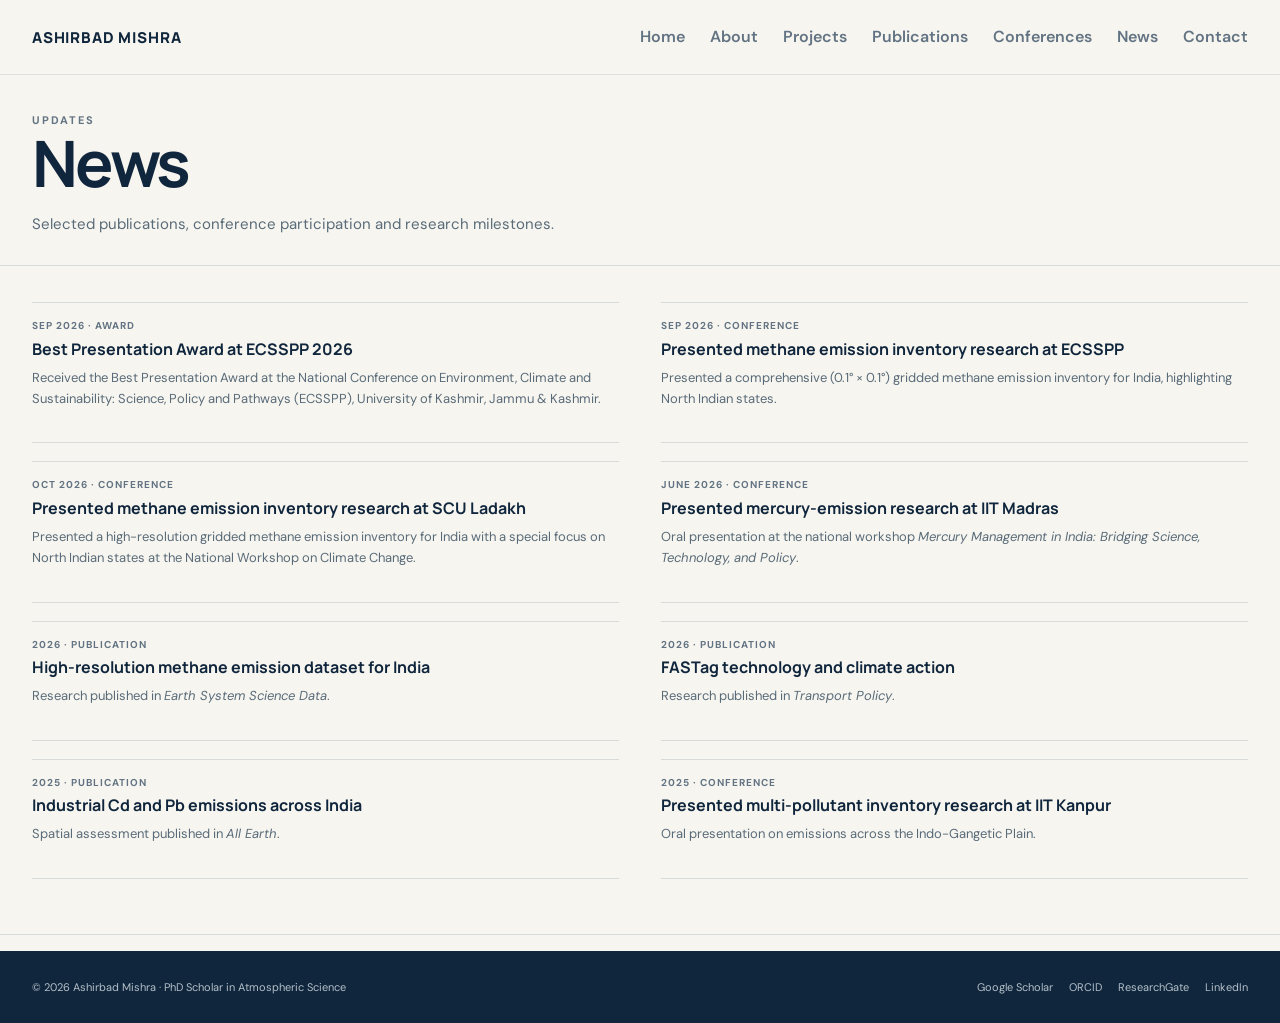
<file: news.html>
<!doctype html><html lang="en"><head><meta charset="utf-8"><meta name="viewport" content="width=device-width,initial-scale=1"><title>News | Ashirbad Mishra</title><link rel="preconnect" href="https://fonts.googleapis.com"><link rel="preconnect" href="https://fonts.gstatic.com" crossorigin><link href="https://fonts.googleapis.com/css2?family=DM+Sans:wght@400;500;600;700&family=Manrope:wght@500;600;700;800&display=swap" rel="stylesheet"><link rel="stylesheet" href="css/style.css">
<style>
/* Compact two-column news layout */
.news-grid{
    display:grid;
    grid-template-columns:repeat(2,minmax(0,1fr));
    column-gap:42px;
    row-gap:0;
    align-items:start;
}
.news-card{
    padding:18px 0;
    border-bottom:1px solid var(--line);
}
.news-card:nth-child(-n+2){
    padding-top:0;
}
.news-link{
    display:block;
    color:inherit;
    text-decoration:none;
}
.news-link:hover .news-title{
    color:var(--accent);
}
.news-title{
    transition:color .18s ease;
}
@media(max-width:800px){
    .news-grid{
        grid-template-columns:1fr;
        column-gap:0;
    }
    .news-card:nth-child(2){
        padding-top:18px;
    }
}
</style></head><body><header><div class="wrap nav"><a class="brand" href="index.html">ASHIRBAD MISHRA</a><button class="menu-toggle" type="button" aria-label="Open navigation" aria-expanded="false" aria-controls="siteNav"><span></span><span></span><span></span></button><nav id="siteNav"><a href="index.html">Home</a><a href="about.html">About</a><a href="projects.html">Projects</a><a href="publications.html">Publications</a><a href="conferences.html">Conferences</a><a href="news.html">News</a><a href="contact.html">Contact</a></nav></div></header><main><div class="page-head"><div class="wrap"><div class="eyebrow">Updates</div><div class="page-title">News</div><p>Selected publications, conference participation and research milestones.</p></div></div><section class="content"><div class="wrap">
<div class="news-grid">

<div class="news-card"><a class="news-link" href="conferences.html#conf-3"><div class="news-item"><div class="news-meta">Sep 2026 · Award</div><h3 class="news-title">Best Presentation Award at ECSSPP 2026</h3><p>Received the Best Presentation Award at the National Conference on Environment, Climate and Sustainability: Science, Policy and Pathways (ECSSPP), University of Kashmir, Jammu &amp; Kashmir.</p></div></a></div>

<div class="news-card"><a class="news-link" href="conferences.html#conf-3"><div class="news-item"><div class="news-meta">Sep 2026 · Conference</div><h3 class="news-title">Presented methane emission inventory research at ECSSPP</h3><p>Presented a comprehensive (0.1° × 0.1°) gridded methane emission inventory for India, highlighting North Indian states.</p></div></a></div>

<div class="news-card"><a class="news-link" href="conferences.html#conf-2"><div class="news-item"><div class="news-meta">Oct 2026 · Conference</div><h3 class="news-title">Presented methane emission inventory research at SCU Ladakh</h3><p>Presented a high-resolution gridded methane emission inventory for India with a special focus on North Indian states at the National Workshop on Climate Change.</p></div></a></div>

<div class="news-card"><a class="news-link" href="conferences.html#conf-1"><div class="news-item"><div class="news-meta">June 2026 · Conference</div><h3 class="news-title">Presented mercury-emission research at IIT Madras</h3><p>Oral presentation at the national workshop <em>Mercury Management in India: Bridging Science, Technology, and Policy</em>.</p></div></a></div>

<div class="news-card"><a class="news-link" href="publications.html#pub-2"><div class="news-item"><div class="news-meta">2026 · Publication</div><h3 class="news-title">High-resolution methane emission dataset for India</h3><p>Research published in <em>Earth System Science Data</em>.</p></div></a></div>

<div class="news-card"><a class="news-link" href="publications.html#pub-1"><div class="news-item"><div class="news-meta">2026 · Publication</div><h3 class="news-title">FASTag technology and climate action</h3><p>Research published in <em>Transport Policy</em>.</p></div></a></div>

<div class="news-card"><a class="news-link" href="publications.html#pub-3"><div class="news-item"><div class="news-meta">2025 · Publication</div><h3 class="news-title">Industrial Cd and Pb emissions across India</h3><p>Spatial assessment published in <em>All Earth</em>.</p></div></a></div>

<div class="news-card"><a class="news-link" href="conferences.html#conf-2"><div class="news-item"><div class="news-meta">2025 · Conference</div><h3 class="news-title">Presented multi-pollutant inventory research at IIT Kanpur</h3><p>Oral presentation on emissions across the Indo-Gangetic Plain.</p></div></a></div>

</div>
</div></section></main><footer><div class="wrap footer"><span>© 2026 Ashirbad Mishra · PhD Scholar in Atmospheric Science</span><span class="footer-links"><a href="https://scholar.google.com/citations?user=b5Xo5PAAAAAJ&hl=en" target="_blank">Google Scholar</a><a href="https://orcid.org/0009-0001-2352-3678" target="_blank">ORCID</a><a href="https://www.researchgate.net/profile/Ashirbad-Mishra-4" target="_blank">ResearchGate</a><a href="https://www.linkedin.com/in/ashirbad-mishra-577418106" target="_blank">LinkedIn</a></span></div></footer><script src="js/main.js"></script></body></html>
</file>
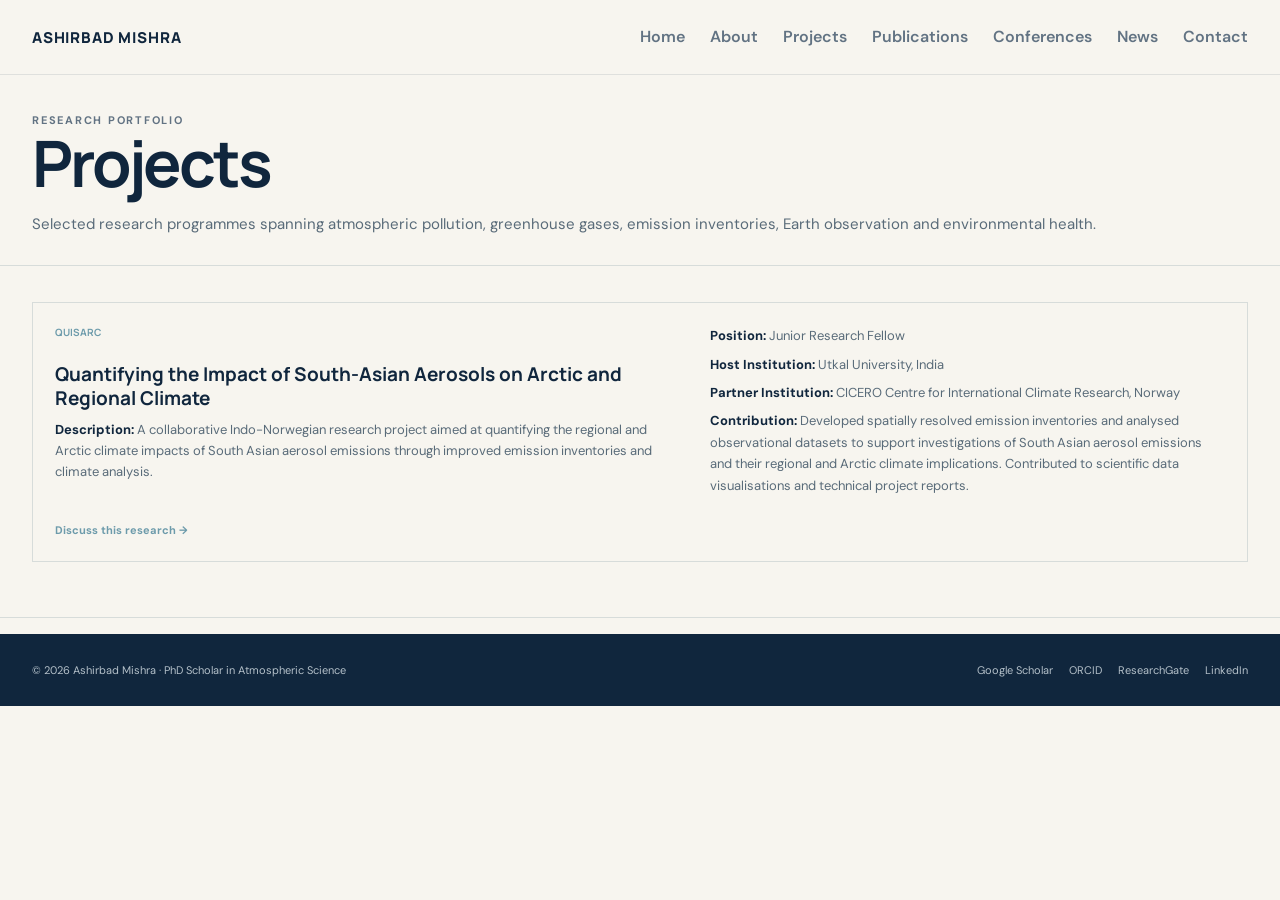
<file: projects.html>
<!doctype html><html lang="en"><head><meta charset="utf-8"><meta name="viewport" content="width=device-width,initial-scale=1"><title>Projects | Ashirbad Mishra</title><link rel="preconnect" href="https://fonts.googleapis.com"><link rel="preconnect" href="https://fonts.gstatic.com" crossorigin><link href="https://fonts.googleapis.com/css2?family=DM+Sans:wght@400;500;600;700&family=Manrope:wght@500;600;700;800&display=swap" rel="stylesheet"><link rel="stylesheet" href="css/style.css"></head><body><header><div class="wrap nav"><a class="brand" href="index.html">ASHIRBAD MISHRA</a><button class="menu-toggle" type="button" aria-label="Open navigation" aria-expanded="false" aria-controls="siteNav"><span></span><span></span><span></span></button><nav id="siteNav"><a href="index.html">Home</a><a href="about.html">About</a><a href="projects.html">Projects</a><a href="publications.html">Publications</a><a href="conferences.html">Conferences</a><a href="news.html">News</a><a href="contact.html">Contact</a></nav></div></header><main><div class="page-head"><div class="wrap"><div class="eyebrow">Research portfolio</div><div class="page-title">Projects</div><p>Selected research programmes spanning atmospheric pollution, greenhouse gases, emission inventories, Earth observation and environmental health.</p></div></div><section class="content"><div class="wrap project-grid"><article class="project"><div class="project-layout"><div><div class="tag">QUISARC</div><h3>Quantifying the Impact of South-Asian Aerosols on Arctic and Regional Climate</h3><p><strong>Description:</strong> A collaborative Indo-Norwegian research project aimed at quantifying the regional and Arctic climate impacts of South Asian aerosol emissions through improved emission inventories and climate analysis.</p></div><div><p><strong>Position:</strong> Junior Research Fellow</p><p><strong>Host Institution:</strong> Utkal University, India</p><p><strong>Partner Institution:</strong> CICERO Centre for International Climate Research, Norway</p><p><strong>Contribution:</strong> Developed spatially resolved emission inventories and analysed observational datasets to support investigations of South Asian aerosol emissions and their regional and Arctic climate implications. Contributed to scientific data visualisations and technical project reports.</p></div></div><div class="links"><a class="doi" href="contact.html">Discuss this research →</a></div></article><!-- <article class="project"><div class="project-layout"><div><div class="tag">QUISARC</div><h3>Quantifying the Impact of South-Asian Aerosols on Arctic and Regional Climate</h3><p><strong>Description:</strong> A collaborative Indo-Norwegian research project aimed at quantifying the regional and Arctic climate impacts of South Asian aerosol emissions through improved emission inventories and climate analysis.</p></div><div><p><strong>Position:</strong> Junior Research Fellow</p><p><strong>Host Institution:</strong> Utkal University, India</p><p><strong>Partner Institution:</strong> CICERO Centre for International Climate Research, Norway</p><p><strong>Contribution:</strong> Developed spatially resolved emission inventories and analysed observational datasets to support investigations of South Asian aerosol emissions and their regional and Arctic climate implications. Contributed to scientific data visualisations and technical project reports.</p></div></div><div class="links"><a class="doi" href="contact.html">Discuss this research →</a></div></article><article class="project"><div class="project-layout"><div><div class="tag">QUISARC</div><h3>Quantifying the Impact of South-Asian Aerosols on Arctic and Regional Climate</h3><p><strong>Description:</strong> A collaborative Indo-Norwegian research project aimed at quantifying the regional and Arctic climate impacts of South Asian aerosol emissions through improved emission inventories and climate analysis.</p></div><div><p><strong>Position:</strong> Junior Research Fellow</p><p><strong>Host Institution:</strong> Utkal University, India</p><p><strong>Partner Institution:</strong> CICERO Centre for International Climate Research, Norway</p><p><strong>Contribution:</strong> Developed spatially resolved emission inventories and analysed observational datasets to support investigations of South Asian aerosol emissions and their regional and Arctic climate implications. Contributed to scientific data visualisations and technical project reports.</p></div></div><div class="links"><a class="doi" href="contact.html">Discuss this research →</a></div></article><article class="project"><div class="project-layout"><div><div class="tag">QUISARC</div><h3>Quantifying the Impact of South-Asian Aerosols on Arctic and Regional Climate</h3><p><strong>Description:</strong> A collaborative Indo-Norwegian research project aimed at quantifying the regional and Arctic climate impacts of South Asian aerosol emissions through improved emission inventories and climate analysis.</p></div><div><p><strong>Position:</strong> Junior Research Fellow</p><p><strong>Host Institution:</strong> Utkal University, India</p><p><strong>Partner Institution:</strong> CICERO Centre for International Climate Research, Norway</p><p><strong>Contribution:</strong> Developed spatially resolved emission inventories and analysed observational datasets to support investigations of South Asian aerosol emissions and their regional and Arctic climate implications. Contributed to scientific data visualisations and technical project reports.</p></div></div><div class="links"><a class="doi" href="contact.html">Discuss this research →</a></div></article> --></div></section></main><footer><div class="wrap footer"><span>© 2026 Ashirbad Mishra · PhD Scholar in Atmospheric Science</span><span class="footer-links"><a href="https://scholar.google.com/citations?user=b5Xo5PAAAAAJ&hl=en" target="_blank">Google Scholar</a><a href="https://orcid.org/0009-0001-2352-3678" target="_blank">ORCID</a><a href="https://www.researchgate.net/profile/Ashirbad-Mishra-4" target="_blank">ResearchGate</a><a href="https://www.linkedin.com/in/ashirbad-mishra-577418106" target="_blank">LinkedIn</a></span></div></footer><script src="js/main.js"></script></body></html>
</file>
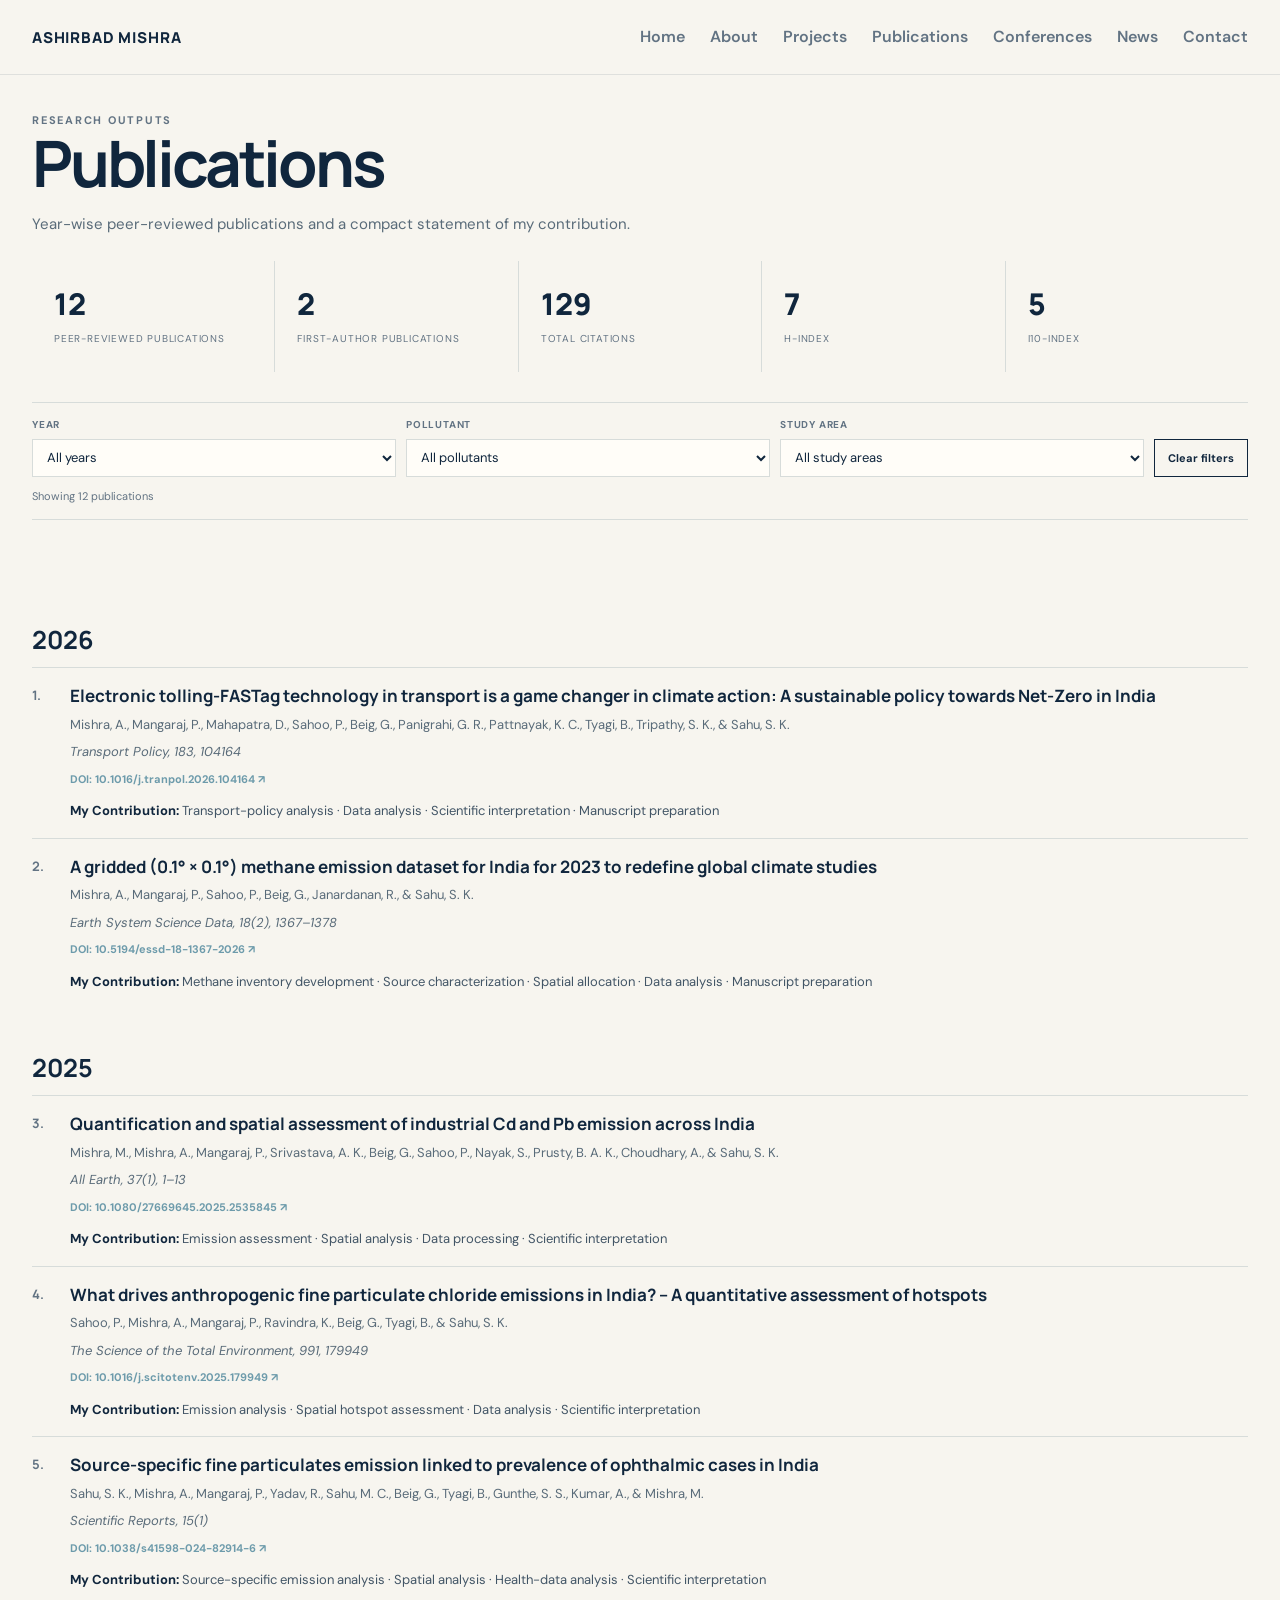
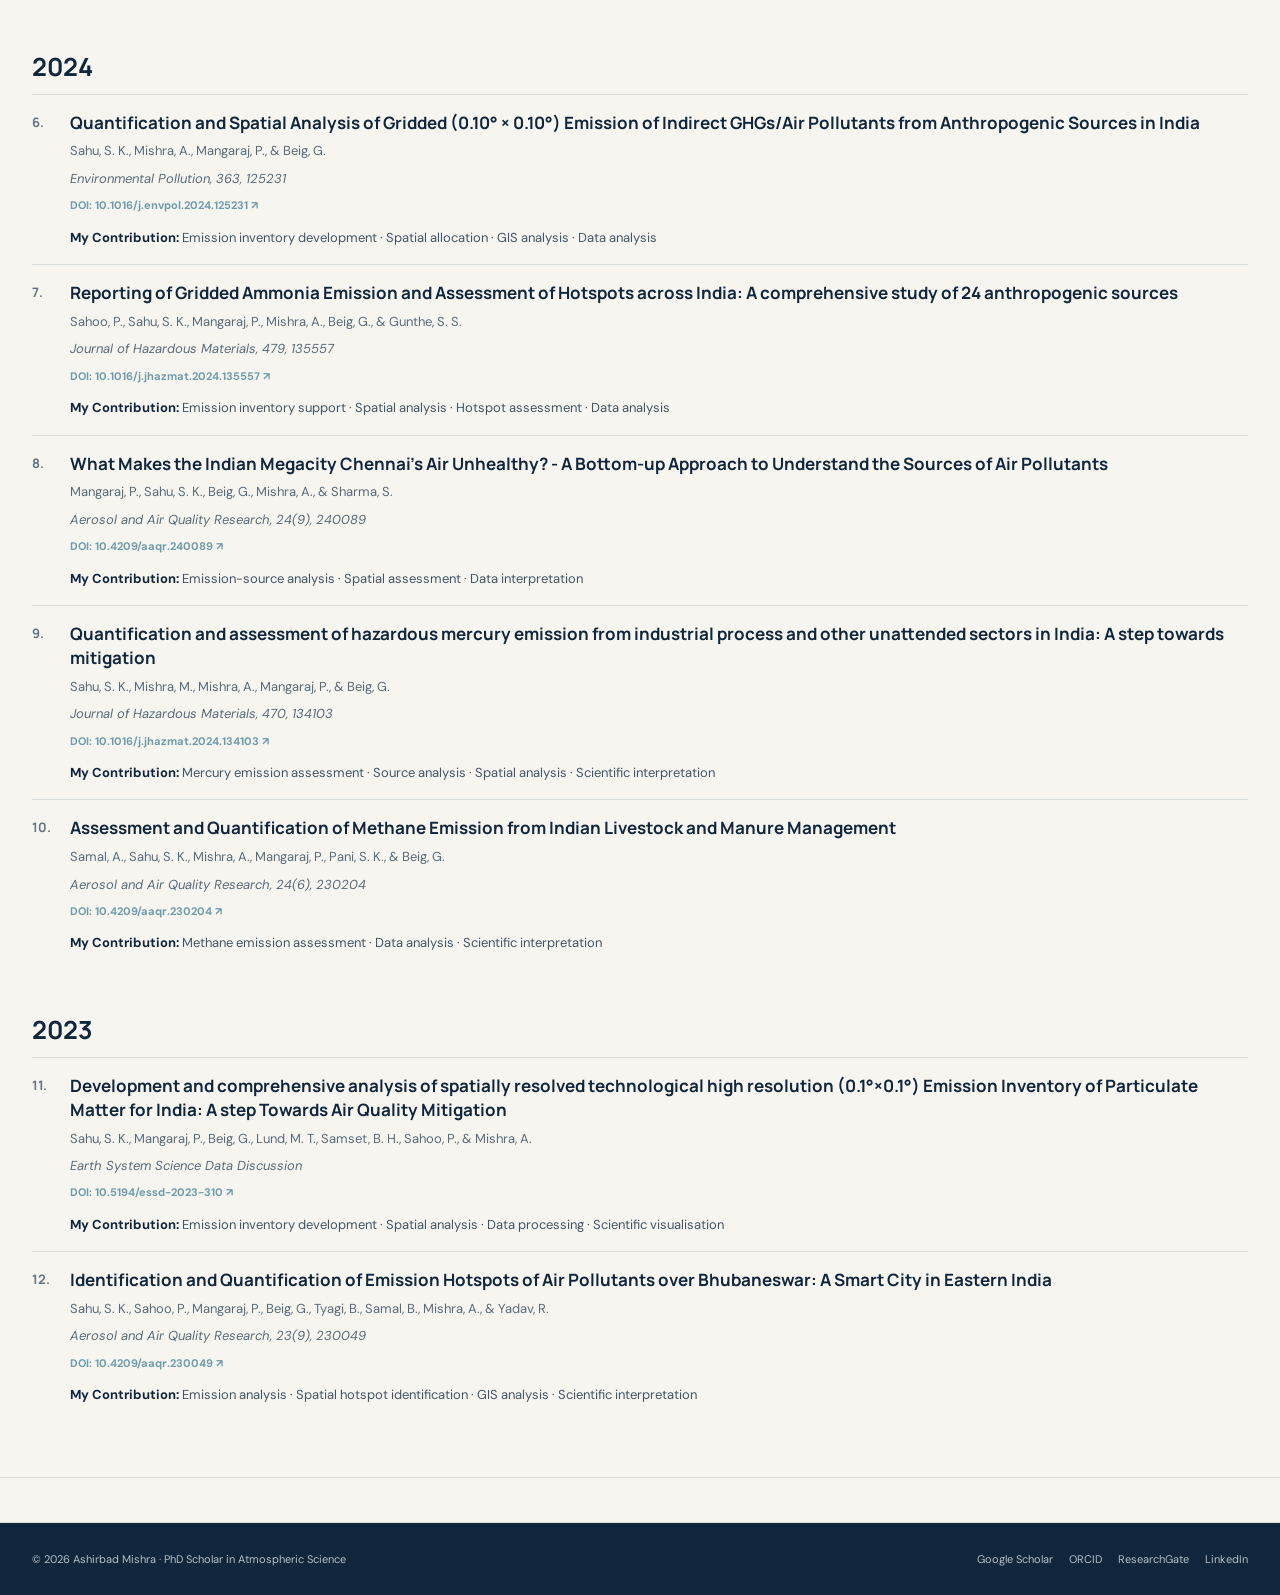
<file: publications.html>
<!doctype html><html lang="en"><head><meta charset="utf-8"><meta name="viewport" content="width=device-width,initial-scale=1"><title>Publications | Ashirbad Mishra</title><link rel="preconnect" href="https://fonts.googleapis.com"><link rel="preconnect" href="https://fonts.gstatic.com" crossorigin><link href="https://fonts.googleapis.com/css2?family=DM+Sans:wght@400;500;600;700&family=Manrope:wght@500;600;700;800&display=swap" rel="stylesheet"><link rel="stylesheet" href="css/style.css"><style>
.pub-filters{
    width:min(var(--max),calc(100% - 64px));
    margin:18px auto 24px;
    display:grid;
    grid-template-columns:1fr 1fr 1fr auto;
    gap:10px;
    align-items:end;
    padding:14px 0;
    border-top:1px solid var(--line);
    border-bottom:1px solid var(--line);
}
.filter-field{display:flex;flex-direction:column;gap:5px}
.filter-field label{font-size:10px;font-weight:700;color:var(--slate);text-transform:uppercase;letter-spacing:.08em}
.filter-field select{min-height:38px;padding:8px 10px;font:13px "DM Sans";background:var(--white);border:1px solid var(--line);color:var(--navy)}
#clearPubFilters{min-height:38px;padding:8px 13px;border:1px solid var(--navy);background:transparent;color:var(--navy);font:700 11px "DM Sans";cursor:pointer}
.filter-result{grid-column:1/-1;font-size:11px;color:var(--slate)}
.pub-main{display:flex;align-items:flex-start;gap:10px}
.pub-number{font:700 13px Manrope,Arial;color:var(--slate);flex:0 0 28px;padding-top:2px}
.pub-title-wrap{min-width:0;flex:1}
.pub-title-link{display:block;color:inherit;text-decoration:none}
.pub-title-link:hover{color:var(--accent);text-decoration:underline;text-underline-offset:3px}
.pub.is-hidden,.pub-year.is-hidden{display:none}
.pub{padding:16px 0}
.pub-link-guide{font-size:11px;color:var(--slate);margin:0 0 14px;padding:9px 11px;border-left:2px solid var(--accent);background:rgba(109,155,171,.06)}
.pub-link-guide code{font-family:monospace;font-size:10px;color:var(--navy)}
@media(max-width:720px){
    .pub-filters{grid-template-columns:1fr 1fr}
    #clearPubFilters{grid-column:1/-1}
    .filter-result{grid-column:1/-1}
    .pub-main{gap:8px}
    .pub-number{flex-basis:24px}
}
</style><style>
/* Align publication metadata with the paper title, not the number */
.pub .authors,
.pub .venue,
.pub .doi,
.pub .contrib{
    margin-left:38px;
}
@media(max-width:720px){
    .pub .authors,
    .pub .venue,
    .pub .doi,
    .pub .contrib{
        margin-left:32px;
    }
}
</style></head><body><header><div class="wrap nav"><a class="brand" href="index.html">ASHIRBAD MISHRA</a><button class="menu-toggle" type="button" aria-label="Open navigation" aria-expanded="false" aria-controls="siteNav"><span></span><span></span><span></span></button><nav id="siteNav"><a href="index.html">Home</a><a href="about.html">About</a><a href="projects.html">Projects</a><a href="publications.html">Publications</a><a href="conferences.html">Conferences</a><a href="news.html">News</a><a href="contact.html">Contact</a></nav></div></header><main><div class="page-head"><div class="wrap"><div class="eyebrow">Research outputs</div><div class="page-title">Publications</div><p>Year-wise peer-reviewed publications and a compact statement of my contribution.</p><div class="metric-grid" style="margin-top:24px"><div class="metric"><strong>12</strong><span>Peer-reviewed publications</span></div><div class="metric"><strong>2</strong><span>First-author publications</span></div><div class="metric"><strong>129</strong><span>Total citations</span></div><div class="metric"><strong>7</strong><span>h-index</span></div><div class="metric"><strong>5</strong><span>i10-index</span></div></div></div><div aria-label="Publication filters" class="pub-filters">
<div class="filter-field"><label for="pubYear">Year</label><select id="pubYear">
<option value="all">All years</option><option>2026</option><option>2025</option><option>2024</option><option>2023</option>
</select></div>
<div class="filter-field"><label for="pubPollutant">Pollutant</label><select id="pubPollutant">
<option value="all">All pollutants</option><option>PM2.5</option><option>PM10</option><option>CH4</option><option>NH3</option><option>Hg</option><option>Cd</option><option>Pb</option><option>Cl</option><option>NOx</option><option>SO2</option><option>CO</option><option>VOC</option><option>CO2</option>
</select></div>
<div class="filter-field"><label for="pubStudy">Study area</label><select id="pubStudy">
<option value="all">All study areas</option><option>India</option><option>Chennai</option><option>Bhubaneswar</option>
</select></div>
<button id="clearPubFilters" type="button">Clear filters</button>
<div aria-live="polite" class="filter-result" id="pubResult">Showing 12 publications</div>
<!--</div></div></div><div class="pub-link-guide"><strong>PDF links:</strong> Replace each <code>YOUR_GOOGLE_DRIVE_DOWNLOAD_LINK_XX</code> in the publication title below with your Google Drive download link.--></div><section class="content"><div class="wrap"><div class="pub-year">2026</div><article class="pub" data-year="2026" data-pollutants="CO2,NOx,PM2.5,PM10,VOC" data-study="India"><div class="pub-main"><span aria-label="Publication 1" class="pub-number">1.</span><div class="pub-title-wrap"><a class="pub-title pub-title-link" href="https://drive.google.com/file/d/17efsDutss4Ilsf_BzWUt7ikXk2s_Uxgd/view?usp=sharing" download><!-- EDIT PAPER LINK HERE -->Electronic tolling-FASTag technology in transport is a game changer in climate action: A sustainable policy towards Net-Zero in India</a></div></div><div class="authors">Mishra, A., Mangaraj, P., Mahapatra, D., Sahoo, P., Beig, G., Panigrahi, G. R., Pattnayak, K. C., Tyagi, B., Tripathy, S. K., & Sahu, S. K.</div><div class="venue">Transport Policy, 183, 104164</div><a class="doi" href="https://doi.org/10.1016/j.tranpol.2026.104164" target="_blank">DOI: 10.1016/j.tranpol.2026.104164 ↗</a><div class="contrib"><strong>My Contribution:</strong> Transport-policy analysis · Data analysis · Scientific interpretation · Manuscript preparation</div></article><article class="pub" data-year="2026" data-pollutants="CH4" data-study="India"><div class="pub-main"><span aria-label="Publication 2" class="pub-number">2.</span><div class="pub-title-wrap"><a class="pub-title pub-title-link" href="https://drive.google.com/file/d/1kCsn3-CZjvZct8PVJ_Mj4RdTaQnlsJhs/view?usp=drive_link" download><!-- EDIT PAPER LINK HERE -->A gridded (0.1° × 0.1°) methane emission dataset for India for 2023 to redefine global climate studies</a></div></div><div class="authors">Mishra, A., Mangaraj, P., Sahoo, P., Beig, G., Janardanan, R., & Sahu, S. K.</div><div class="venue">Earth System Science Data, 18(2), 1367–1378</div><a class="doi" href="https://doi.org/10.5194/essd-18-1367-2026" target="_blank">DOI: 10.5194/essd-18-1367-2026 ↗</a><div class="contrib"><strong>My Contribution:</strong> Methane inventory development · Source characterization · Spatial allocation · Data analysis · Manuscript preparation</div></article><div class="pub-year">2025</div><article class="pub" data-year="2025" data-pollutants="Cd,Pb" data-study="India"><div class="pub-main"><span aria-label="Publication 3" class="pub-number">3.</span><div class="pub-title-wrap"><a class="pub-title pub-title-link" href="https://drive.google.com/file/d/1NX2emkERucl8qY0jHrmHwoXidhVeEEM2/view?usp=drive_link" download><!-- EDIT PAPER LINK HERE -->Quantification and spatial assessment of industrial Cd and Pb emission across India</a></div></div><div class="authors">Mishra, M., Mishra, A., Mangaraj, P., Srivastava, A. K., Beig, G., Sahoo, P., Nayak, S., Prusty, B. A. K., Choudhary, A., & Sahu, S. K.</div><div class="venue">All Earth, 37(1), 1–13</div><a class="doi" href="https://doi.org/10.1080/27669645.2025.2535845" target="_blank">DOI: 10.1080/27669645.2025.2535845 ↗</a><div class="contrib"><strong>My Contribution:</strong> Emission assessment · Spatial analysis · Data processing · Scientific interpretation</div></article><article class="pub" data-year="2025" data-pollutants="Cl" data-study="India"><div class="pub-main"><span aria-label="Publication 4" class="pub-number">4.</span><div class="pub-title-wrap"><a class="pub-title pub-title-link" href="https://drive.google.com/file/d/14Q8BvHszrmJ29bdF-_jRS2umMCVY8QtG/view?usp=drive_link" download><!-- EDIT PAPER LINK HERE -->What drives anthropogenic fine particulate chloride emissions in India? – A quantitative assessment of hotspots</a></div></div><div class="authors">Sahoo, P., Mishra, A., Mangaraj, P., Ravindra, K., Beig, G., Tyagi, B., & Sahu, S. K.</div><div class="venue">The Science of the Total Environment, 991, 179949</div><a class="doi" href="https://doi.org/10.1016/j.scitotenv.2025.179949" target="_blank">DOI: 10.1016/j.scitotenv.2025.179949 ↗</a><div class="contrib"><strong>My Contribution:</strong> Emission analysis · Spatial hotspot assessment · Data analysis · Scientific interpretation</div></article><article class="pub" data-year="2025" data-pollutants="PM2.5" data-study="India"><div class="pub-main"><span aria-label="Publication 5" class="pub-number">5.</span><div class="pub-title-wrap"><a class="pub-title pub-title-link" href="https://drive.google.com/file/d/137R3FAZv41gKo7gc-xKp46GC7Qtvi_IA/view?usp=drive_link" download><!-- EDIT PAPER LINK HERE -->Source-specific fine particulates emission linked to prevalence of ophthalmic cases in India</a></div></div><div class="authors">Sahu, S. K., Mishra, A., Mangaraj, P., Yadav, R., Sahu, M. C., Beig, G., Tyagi, B., Gunthe, S. S., Kumar, A., & Mishra, M.</div><div class="venue">Scientific Reports, 15(1)</div><a class="doi" href="https://doi.org/10.1038/s41598-024-82914-6" target="_blank">DOI: 10.1038/s41598-024-82914-6 ↗</a><div class="contrib"><strong>My Contribution:</strong> Source-specific emission analysis · Spatial analysis · Health-data analysis · Scientific interpretation</div></article><div class="pub-year">2024</div><article class="pub" data-year="2024" data-pollutants="NOx,SO2,CO,VOC" data-study="India"><div class="pub-main"><span aria-label="Publication 6" class="pub-number">6.</span><div class="pub-title-wrap"><a class="pub-title pub-title-link" href="https://drive.google.com/file/d/10LZeIoJIg-U2cjxaLHRk1xDc58XF6clj/view?usp=drive_link" download><!-- EDIT PAPER LINK HERE -->Quantification and Spatial Analysis of Gridded (0.10° × 0.10°) Emission of Indirect GHGs/Air Pollutants from Anthropogenic Sources in India</a></div></div><div class="authors">Sahu, S. K., Mishra, A., Mangaraj, P., & Beig, G.</div><div class="venue">Environmental Pollution, 363, 125231</div><a class="doi" href="https://doi.org/10.1016/j.envpol.2024.125231" target="_blank">DOI: 10.1016/j.envpol.2024.125231 ↗</a><div class="contrib"><strong>My Contribution:</strong> Emission inventory development · Spatial allocation · GIS analysis · Data analysis</div></article><article class="pub" data-year="2024" data-pollutants="NH3" data-study="India"><div class="pub-main"><span aria-label="Publication 7" class="pub-number">7.</span><div class="pub-title-wrap"><a class="pub-title pub-title-link" href="https://drive.google.com/file/d/1nGi8KgyIaBCImc2zs8AYgIACnqkdr6VE/view?usp=drive_link" download><!-- EDIT PAPER LINK HERE -->Reporting of Gridded Ammonia Emission and Assessment of Hotspots across India: A comprehensive study of 24 anthropogenic sources</a></div></div><div class="authors">Sahoo, P., Sahu, S. K., Mangaraj, P., Mishra, A., Beig, G., & Gunthe, S. S.</div><div class="venue">Journal of Hazardous Materials, 479, 135557</div><a class="doi" href="https://doi.org/10.1016/j.jhazmat.2024.135557" target="_blank">DOI: 10.1016/j.jhazmat.2024.135557 ↗</a><div class="contrib"><strong>My Contribution:</strong> Emission inventory support · Spatial analysis · Hotspot assessment · Data analysis</div></article><article class="pub" data-year="2024" data-pollutants="PM2.5,PM10,NOx,SO2,CO,VOC" data-study="Chennai"><div class="pub-main"><span aria-label="Publication 8" class="pub-number">8.</span><div class="pub-title-wrap"><a class="pub-title pub-title-link" href="https://drive.google.com/file/d/1kfoG7fCY8NKhPfvKLzbdcCAKErv_krcI/view?usp=drive_link" download><!-- EDIT PAPER LINK HERE -->What Makes the Indian Megacity Chennai’s Air Unhealthy? - A Bottom-up Approach to Understand the Sources of Air Pollutants</a></div></div><div class="authors">Mangaraj, P., Sahu, S. K., Beig, G., Mishra, A., & Sharma, S.</div><div class="venue">Aerosol and Air Quality Research, 24(9), 240089</div><a class="doi" href="https://doi.org/10.4209/aaqr.240089" target="_blank">DOI: 10.4209/aaqr.240089 ↗</a><div class="contrib"><strong>My Contribution:</strong> Emission-source analysis · Spatial assessment · Data interpretation</div></article><article class="pub" data-year="2024" data-pollutants="Hg" data-study="India"><div class="pub-main"><span aria-label="Publication 9" class="pub-number">9.</span><div class="pub-title-wrap"><a class="pub-title pub-title-link" href="https://drive.google.com/file/d/1gTqBn_pMuoViskKzH6drBG_r0rCJ0sko/view?usp=drive_link" download><!-- EDIT PAPER LINK HERE -->Quantification and assessment of hazardous mercury emission from industrial process and other unattended sectors in India: A step towards mitigation</a></div></div><div class="authors">Sahu, S. K., Mishra, M., Mishra, A., Mangaraj, P., & Beig, G.</div><div class="venue">Journal of Hazardous Materials, 470, 134103</div><a class="doi" href="https://doi.org/10.1016/j.jhazmat.2024.134103" target="_blank">DOI: 10.1016/j.jhazmat.2024.134103 ↗</a><div class="contrib"><strong>My Contribution:</strong> Mercury emission assessment · Source analysis · Spatial analysis · Scientific interpretation</div></article><article class="pub" data-year="2024" data-pollutants="CH4" data-study="India"><div class="pub-main"><span aria-label="Publication 10" class="pub-number">10.</span><div class="pub-title-wrap"><a class="pub-title pub-title-link" href="https://drive.google.com/file/d/1yANbL6rsLHNyE7ocptPXBU3QuB8AAQ9F/view?usp=drive_link" download><!-- EDIT PAPER LINK HERE -->Assessment and Quantification of Methane Emission from Indian Livestock and Manure Management</a></div></div><div class="authors">Samal, A., Sahu, S. K., Mishra, A., Mangaraj, P., Pani, S. K., & Beig, G.</div><div class="venue">Aerosol and Air Quality Research, 24(6), 230204</div><a class="doi" href="https://doi.org/10.4209/aaqr.230204" target="_blank">DOI: 10.4209/aaqr.230204 ↗</a><div class="contrib"><strong>My Contribution:</strong> Methane emission assessment · Data analysis · Scientific interpretation</div></article><div class="pub-year">2023</div><article class="pub" data-year="2023" data-pollutants="PM2.5,PM10" data-study="India"><div class="pub-main"><span aria-label="Publication 11" class="pub-number">11.</span><div class="pub-title-wrap"><a class="pub-title pub-title-link" href="https://drive.google.com/file/d/1lxB7DmoHDhXzDj2E251bpIIVNgWQVnKJ/view?usp=drive_link" download><!-- EDIT PAPER LINK HERE -->Development and comprehensive analysis of spatially resolved technological high resolution (0.1°×0.1°) Emission Inventory of Particulate Matter for India: A step Towards Air Quality Mitigation</a></div></div><div class="authors">Sahu, S. K., Mangaraj, P., Beig, G., Lund, M. T., Samset, B. H., Sahoo, P., & Mishra, A.</div><div class="venue">Earth System Science Data Discussion</div><a class="doi" href="https://doi.org/10.5194/essd-2023-310" target="_blank">DOI: 10.5194/essd-2023-310 ↗</a><div class="contrib"><strong>My Contribution:</strong> Emission inventory development · Spatial analysis · Data processing · Scientific visualisation</div></article><article class="pub" data-year="2023" data-pollutants="PM2.5,PM10,NOx,SO2,CO,VOC,NH3" data-study="Bhubaneswar"><div class="pub-main"><span aria-label="Publication 12" class="pub-number">12.</span><div class="pub-title-wrap"><a class="pub-title pub-title-link" href="https://drive.google.com/file/d/1Fm20RMI0JGMJstxZSiP25TcLrQyepOK-/view?usp=drive_link" download><!-- EDIT PAPER LINK HERE -->Identification and Quantification of Emission Hotspots of Air Pollutants over Bhubaneswar: A Smart City in Eastern India</a></div></div><div class="authors">Sahu, S. K., Sahoo, P., Mangaraj, P., Beig, G., Tyagi, B., Samal, B., Mishra, A., & Yadav, R.</div><div class="venue">Aerosol and Air Quality Research, 23(9), 230049</div><a class="doi" href="https://doi.org/10.4209/aaqr.230049" target="_blank">DOI: 10.4209/aaqr.230049 ↗</a><div class="contrib"><strong>My Contribution:</strong> Emission analysis · Spatial hotspot identification · GIS analysis · Scientific interpretation</div></article></div></section></main><footer><div class="wrap footer"><span>© 2026 Ashirbad Mishra · PhD Scholar in Atmospheric Science</span><span class="footer-links"><a href="https://scholar.google.com/citations?user=b5Xo5PAAAAAJ&hl=en" target="_blank">Google Scholar</a><a href="https://orcid.org/0009-0001-2352-3678" target="_blank">ORCID</a><a href="https://www.researchgate.net/profile/Ashirbad-Mishra-4" target="_blank">ResearchGate</a><a href="https://www.linkedin.com/in/ashirbad-mishra-577418106" target="_blank">LinkedIn</a></span></div></footer><script src="js/main.js"></script><script>
document.addEventListener("DOMContentLoaded",()=>{
    const articles=[...document.querySelectorAll(".pub")];
    const years=[...document.querySelectorAll(".pub-year")];
    const yearFilter=document.getElementById("pubYear");
    const pollutantFilter=document.getElementById("pubPollutant");
    const studyFilter=document.getElementById("pubStudy");
    const clear=document.getElementById("clearPubFilters");
    const result=document.getElementById("pubResult");

    function applyFilters(){
        let shown=0;
        articles.forEach(article=>{
            const pollutants=article.dataset.pollutants.split(",").map(v=>v.trim());
            const matchesYear=yearFilter.value==="all" || article.dataset.year===yearFilter.value;
            const matchesPollutant=pollutantFilter.value==="all" || pollutants.includes(pollutantFilter.value);
            const matchesStudy=studyFilter.value==="all" || article.dataset.study===studyFilter.value;
            const visible=matchesYear && matchesPollutant && matchesStudy;
            article.classList.toggle("is-hidden",!visible);
            if(visible) shown++;
        });

        years.forEach(yearHeading=>{
            const year=yearHeading.textContent.trim();
            const visible=articles.some(article=>!article.classList.contains("is-hidden") && article.dataset.year===year);
            yearHeading.classList.toggle("is-hidden",!visible);
        });

        result.textContent=`Showing ${shown} publication${shown===1?"":"s"}`;
    }

    [yearFilter,pollutantFilter,studyFilter].forEach(filter=>filter.addEventListener("change",applyFilters));

    clear.addEventListener("click",()=>{
        yearFilter.value="all";
        pollutantFilter.value="all";
        studyFilter.value="all";
        applyFilters();
    });
});
</script></body></html>
</file>
<file: css/style.css>
:root{--navy:#10263d;--navy2:#1d3a53;--slate:#627383;--muted:#8b98a2;--paper:#f7f5ef;--white:#fffdf8;--line:#d7dcda;--accent:#6d9bab;--max:1320px}
*{box-sizing:border-box}html{scroll-behavior:smooth}body{margin:0;background:var(--paper);color:var(--navy);font-family:"DM Sans",Arial,sans-serif;line-height:1.65}a{color:inherit;text-decoration:none}img{max-width:100%;display:block}.wrap{width:min(var(--max),calc(100% - 64px));margin:auto}
header{position:sticky;top:0;z-index:20;background:rgba(247,245,239,.96);backdrop-filter:blur(14px);border-bottom:1px solid rgba(16,38,61,.1)}.nav{min-height:74px;display:flex;align-items:center;justify-content:space-between;gap:30px}.brand{font:800 15px/1 Manrope,Arial;letter-spacing:.055em;white-space:nowrap}nav{display:flex;gap:25px;font-size:16px;font-weight:600;color:var(--slate)}nav a:hover,nav a.active{color:var(--navy)}
.hero{padding:25px 0 40px;border-bottom:1px solid var(--line)}.hero-grid{display:grid;grid-template-columns:minmax(0,1.45fr) minmax(280px,.55fr);gap:60px;align-items:center}.kicker,.eyebrow{font-size:11px;letter-spacing:.16em;text-transform:uppercase;color:var(--slate);font-weight:700}.hero h1{font:800 clamp(46px,7vw,82px)/.98 Manrope,Arial;letter-spacing:-.055em;margin:10px 0 14px;white-space:nowrap}.role{font:600 19px/1.4 Manrope,Arial;color:var(--navy2);margin-bottom:12px}.hero p,.lead{max-width:850px;color:#526577;font-size:16px}.hero-image{aspect-ratio:auto;border:1px solid var(--line);background:#eeece5;display:flex;align-items:center;justify-content:center;text-align:center;color:var(--muted);font-size:10px;letter-spacing:.13em;text-transform:uppercase;padding:20px}.hero-image img{width:100%;height:100%;object-fit:cover;object-position:center;border:0}.links{display:flex;gap:10px;flex-wrap:wrap;margin-top:18px}.btn{display:inline-flex;align-items:center;justify-content:center;border:1px solid var(--navy);padding:10px 16px;font-size:12px;font-weight:700;min-height:42px;background:transparent}.btn.primary{background:transparent;color:var(--navy)}
section{padding:20px 0;border-bottom:1px solid var(--line)}h2{font:700 clamp(34px,4vw,52px)/1.08 Manrope,Arial;letter-spacing:-.045em;margin:0 0 10px}h3{font:700 19px/1.25 Manrope,Arial;margin:0 0 8px}.intro-grid{display:grid;grid-template-columns:minmax(0,1fr) minmax(310px,.7fr);gap:48px}.news-item{padding:15px 0;border-top:1px solid var(--line)}.news-meta{font-size:10px;text-transform:uppercase;letter-spacing:.1em;color:var(--slate);font-weight:700}.news-item h3{font-size:16px;margin-top:4px}.news-item p{margin:0;color:#596b79;font-size:13px}
.themes{display:grid;grid-template-columns:repeat(5,minmax(0,1fr));gap:1px;background:var(--line);margin-top:22px}.theme{background:var(--paper);padding:20px;min-height:150px}.theme span,.tag{font:700 10px Manrope,Arial;color:var(--accent);display:block;margin-bottom:24px}.theme p,.project p{font-size:13px;color:#596b79;margin:0 0 7px}.project p:last-child{margin-bottom:0}.project strong{color:var(--navy);font-weight:700}.collabs{display:grid;grid-template-columns:.8fr 1.2fr;gap:44px;align-items:center}.logos{display:grid;grid-template-columns:repeat(4,minmax(0,1fr));gap:14px}.logo-box{min-height:78px;border:none;display:flex;align-items:center;justify-content:center;text-align:center;padding:10px;color:#7e8c96;font-size:10px}.logo-box img{max-width:100%;max-height:58px;width:auto;height:auto;object-fit:contain}.counter{text-align:center;padding:16px 0;font-size:10px;color:var(--slate);letter-spacing:.12em;text-transform:uppercase}
.page-head{padding:20px 0 28px;border-bottom:1px solid var(--line)}.page-title{font:700 clamp(42px,5vw,66px)/1.05 Manrope,Arial;letter-spacing:-.05em;margin:4px 0 8px}.page-head p{max-width:850px;color:#596b79;font-size:15px;margin:0}.content{padding:36px 0 55px}.two-col{display:grid;grid-template-columns:minmax(0,1fr) minmax(0,1fr);gap:72px}.timeline{border-top:1px solid var(--line)}.tl{display:grid;grid-template-columns:130px 1fr;gap:25px;padding:19px 0;border-bottom:1px solid var(--line)}.tl time{font-size:11px;color:var(--slate);font-weight:700}.tl p{margin:0;font-size:14px;color:#566777}.skills{display:flex;flex-wrap:wrap;gap:8px}.skill{border:1px solid var(--line);padding:6px 9px;font-size:11px;color:var(--slate)}.metric-grid{display:grid;grid-template-columns:repeat(5,minmax(0,1fr));gap:1px;background:var(--line);margin:0 0 30px}.metric{background:var(--paper);padding:22px}.metric strong{font:800 30px Manrope,Arial;display:block}.metric span{font-size:10px;color:var(--slate);text-transform:uppercase;letter-spacing:.08em}
.project-grid{display:grid;grid-template-columns:1fr;gap:18px}.project{border:1px solid var(--line);padding:22px;min-height:0}.pub-year,.conf-year{font:700 25px Manrope,Arial;margin:42px 0 10px}.pub,.conf{border-top:1px solid var(--line);padding:20px 0}.conf{display:grid;grid-template-columns:32px minmax(0,1fr);column-gap:10px;align-items:start}.conf-number{grid-column:1;grid-row:1;font:700 13px Manrope,Arial;color:var(--slate);padding-top:2px}.conf-title,.conf .venue,.conf .conf-type,.conf .conf-description{grid-column:2}.pub-title,.conf-title{font:700 17px/1.4 Manrope,Arial}.authors,.venue{font-size:13px;color:#596b79;margin-top:6px}.venue{font-style:italic}.doi{display:inline-block;margin-top:7px;color:var(--accent);font-size:11px;font-weight:700}.contrib{margin-top:9px;color:#425566;font-size:13px}.contrib strong{color:var(--navy)}.conf-type{font-size:11px;font-weight:700;margin-top:9px}.conf-description{max-width:900px;color:#596b79;font-size:13px;margin-top:7px}
.contact-grid{display:grid;grid-template-columns:.7fr 1.3fr;gap:52px}.contact-list{display:grid;gap:12px;margin-top:18px;font-size:14px}.contact-note{font-size:13px;color:#637381}.form-grid{display:grid;grid-template-columns:1fr 1fr;gap:16px}.field{display:flex;flex-direction:column;gap:6px}.full{grid-column:1/-1}label{font-size:10px;font-weight:700;color:var(--slate);text-transform:uppercase;letter-spacing:.09em}input,textarea,select{font:14px "DM Sans";padding:12px 13px;background:var(--white);border:1px solid var(--line);color:var(--navy);min-height:44px}textarea{min-height:150px;resize:vertical}.edit-note{background:#eef2f0;border:1px solid var(--line);padding:13px 15px;font-size:12px;color:#566777;margin-bottom:24px}
footer{background:var(--navy);color:#b4c0c9;padding:27px 0;font-size:11px}.footer{display:flex;justify-content:space-between;gap:20px}.footer-links{display:flex;gap:16px}
@media(max-width:1050px){.themes{grid-template-columns:repeat(2,1fr)}.intro-grid,.collabs,.contact-grid,.two-col{grid-template-columns:1fr}.logos{grid-template-columns:repeat(4,1fr)}.hero-grid{grid-template-columns:1fr}.hero-image{max-width:330px}.project-grid{grid-template-columns:1fr}}
@media(max-width:720px){.page-head p{white-space:normal}.wrap{width:min(var(--max),calc(100% - 40px))}.nav{min-height:66px}nav{display:none}.hero{padding:52px 0}.hero h1{font-size:45px;white-space:normal}.themes{grid-template-columns:1fr}.metric-grid{grid-template-columns:1fr 1fr}.logos{grid-template-columns:1fr 1fr}.tl{grid-template-columns:1fr;gap:4px}.form-grid{grid-template-columns:1fr}.full{grid-column:auto}.footer{flex-direction:column}.page-head{padding:44px 0 28px}}

.page-head p{max-width:none;white-space:nowrap}.project-layout{display:grid;grid-template-columns:1.2fr 1fr;gap:36px}.counter strong{font:700 32px Manrope}

/* --- Compact scholarly layout refinements --- */

/* Balance the hero portrait with the left text column. */
.hero-image img,
.hero-photo img,
.hero-portrait img {
    max-height: 300px;
    height: auto;
    object-fit: cover;
}

.hero-image,
.hero-photo,
.hero-portrait {
    align-self: center;
}

/* Tighter, more intentional page rhythm. */
main section {
    margin-bottom: 1rem;
}

.page-header {
    margin-bottom: 1.25rem;
}

.page-header + section,
.page-header + .section,
.page-title + section {
    margin-top: 0.75rem;
}

/* Publications and conferences: compact but breathable. */
.publications-section,
.conferences-section,
.publication-list,
.conference-list {
    gap: 0.5rem;
}

.publication-item,
.conference-item,
.publication-card,
.conference-card {
    margin-bottom: 0.85rem;
    padding-top: 0.85rem;
    padding-bottom: 0.85rem;
}

.publication-item h3,
.conference-item h3,
.publication-card h3,
.conference-card h3 {
    margin-top: 0;
    margin-bottom: 0.35rem;
}

.publication-item p,
.conference-item p,
.publication-card p,
.conference-card p {
    margin-top: 0.25rem;
    margin-bottom: 0.35rem;
}

/* Reduce unnecessary vertical gaps between consecutive content blocks. */
.content-section > * + *,
section > * + * {
    margin-top: 0.8rem;
}

@media (max-width: 768px) {
    .hero-image img,
    .hero-photo img,
    .hero-portrait img {
        max-height: 300px;
    }

    main section {
        margin-bottom: 1rem;
    }

    .publication-item,
    .conference-item,
    .publication-card,
    .conference-card {
        margin-bottom: 0.65rem;
        padding-top: 0.65rem;
        padding-bottom: 0.65rem;
    }
}


/* --- Final whitespace correction --- */

/* Keep the hero shadow/card footprint exactly tied to the portrait height. */
.hero-image,
.hero-photo,
.hero-portrait {
    height: auto;
    max-height: 250px;
    width: 250px;
    overflow: hidden;
}

.hero-image img,
.hero-photo img,
.hero-portrait img {
    display: block;
    height: 100%;
    max-height: 250px;
    width: 100%;
    max-width: 250px;
    object-fit: contain;
}

/* Reduce the significant gap between navigation/header and page heading. */
header + main,
.site-header + main,
.navbar + main,
nav + main {
    padding-top: 1rem !important;
}

.page-header,
.page-title,
main > .page-header:first-child,
main > .page-title:first-child {
    margin-top: 0 !important;
    padding-top: 0 !important;
    margin-bottom: 1rem !important;
}

.page-header + section,
.page-title + section,
.page-header + .section,
.page-title + .section {
    margin-top: 0.5rem !important;
}

@media (max-width: 768px) {
    .hero-image,
    .hero-photo,
    .hero-portrait {
        height: 270px;
        max-height: 270px;
    }

    .hero-image img,
    .hero-photo img,
    .hero-portrait img {
        max-height: 270px;
    }

    header + main,
    .site-header + main,
    .navbar + main,
    nav + main {
        padding-top: 0.75rem !important;
    }
}


/* --- Mobile navigation --- */
.menu-toggle{display:none;width:42px;height:42px;padding:9px;background:transparent;border:1px solid var(--line);cursor:pointer;align-items:center;justify-content:center;flex-direction:column;gap:5px;color:var(--navy)}
.menu-toggle span{display:block;width:20px;height:1.5px;background:currentColor;transition:transform .2s ease,opacity .2s ease}
@media(max-width:720px){
  .nav{position:relative}
  .menu-toggle{display:flex;margin-left:auto}
  nav#siteNav{display:none;position:absolute;top:calc(100% + 1px);left:0;right:0;background:rgba(247,245,239,.98);backdrop-filter:blur(14px);border:1px solid rgba(16,38,61,.1);border-top:0;padding:8px 0;flex-direction:column;gap:0;box-shadow:0 10px 22px rgba(16,38,61,.08)}
  nav#siteNav.is-open{display:flex}
  nav#siteNav a{padding:12px 20px;font-size:15px;border-bottom:1px solid rgba(16,38,61,.07)}
  nav#siteNav a:last-child{border-bottom:0}
  nav#siteNav a:hover,nav#siteNav a.active{background:rgba(109,155,171,.08)}
  .menu-toggle.is-open span:nth-child(1){transform:translateY(6.5px) rotate(45deg)}
  .menu-toggle.is-open span:nth-child(2){opacity:0}
  .menu-toggle.is-open span:nth-child(3){transform:translateY(-6.5px) rotate(-45deg)}
}
</file>
